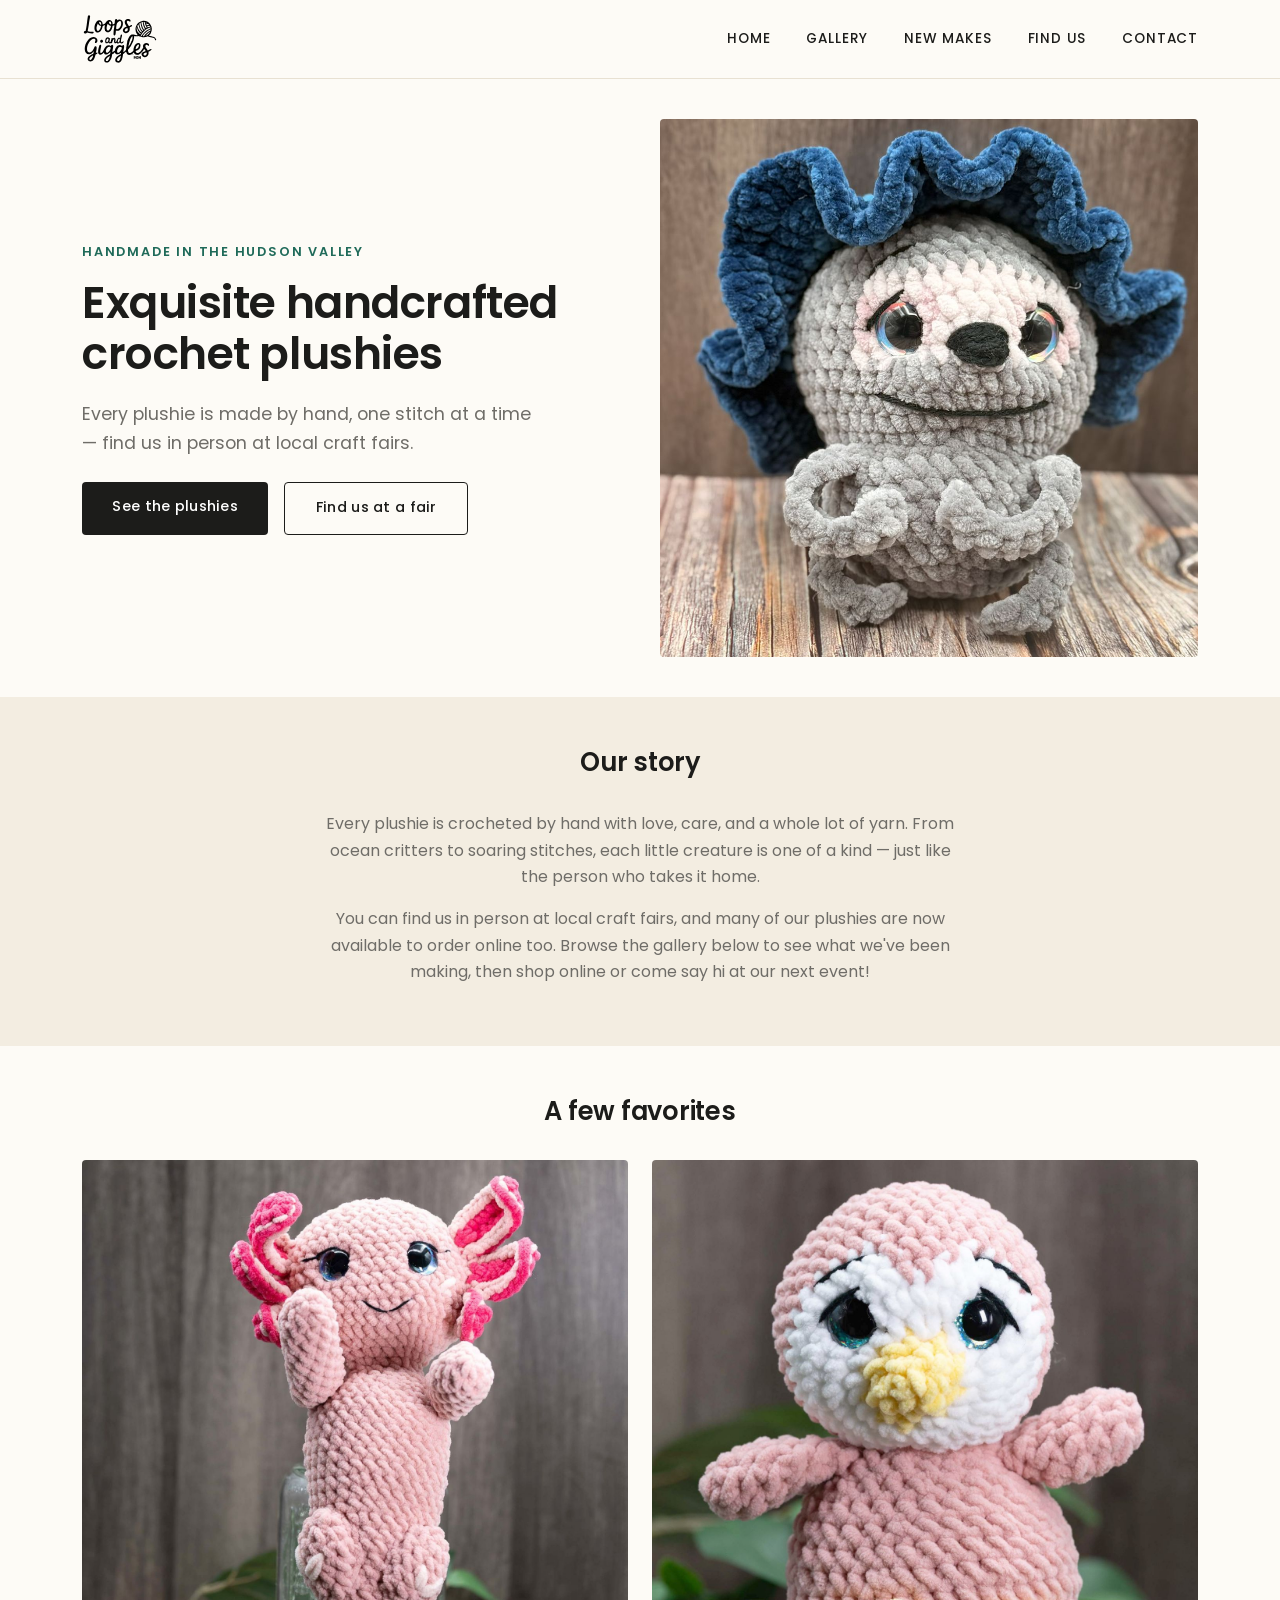
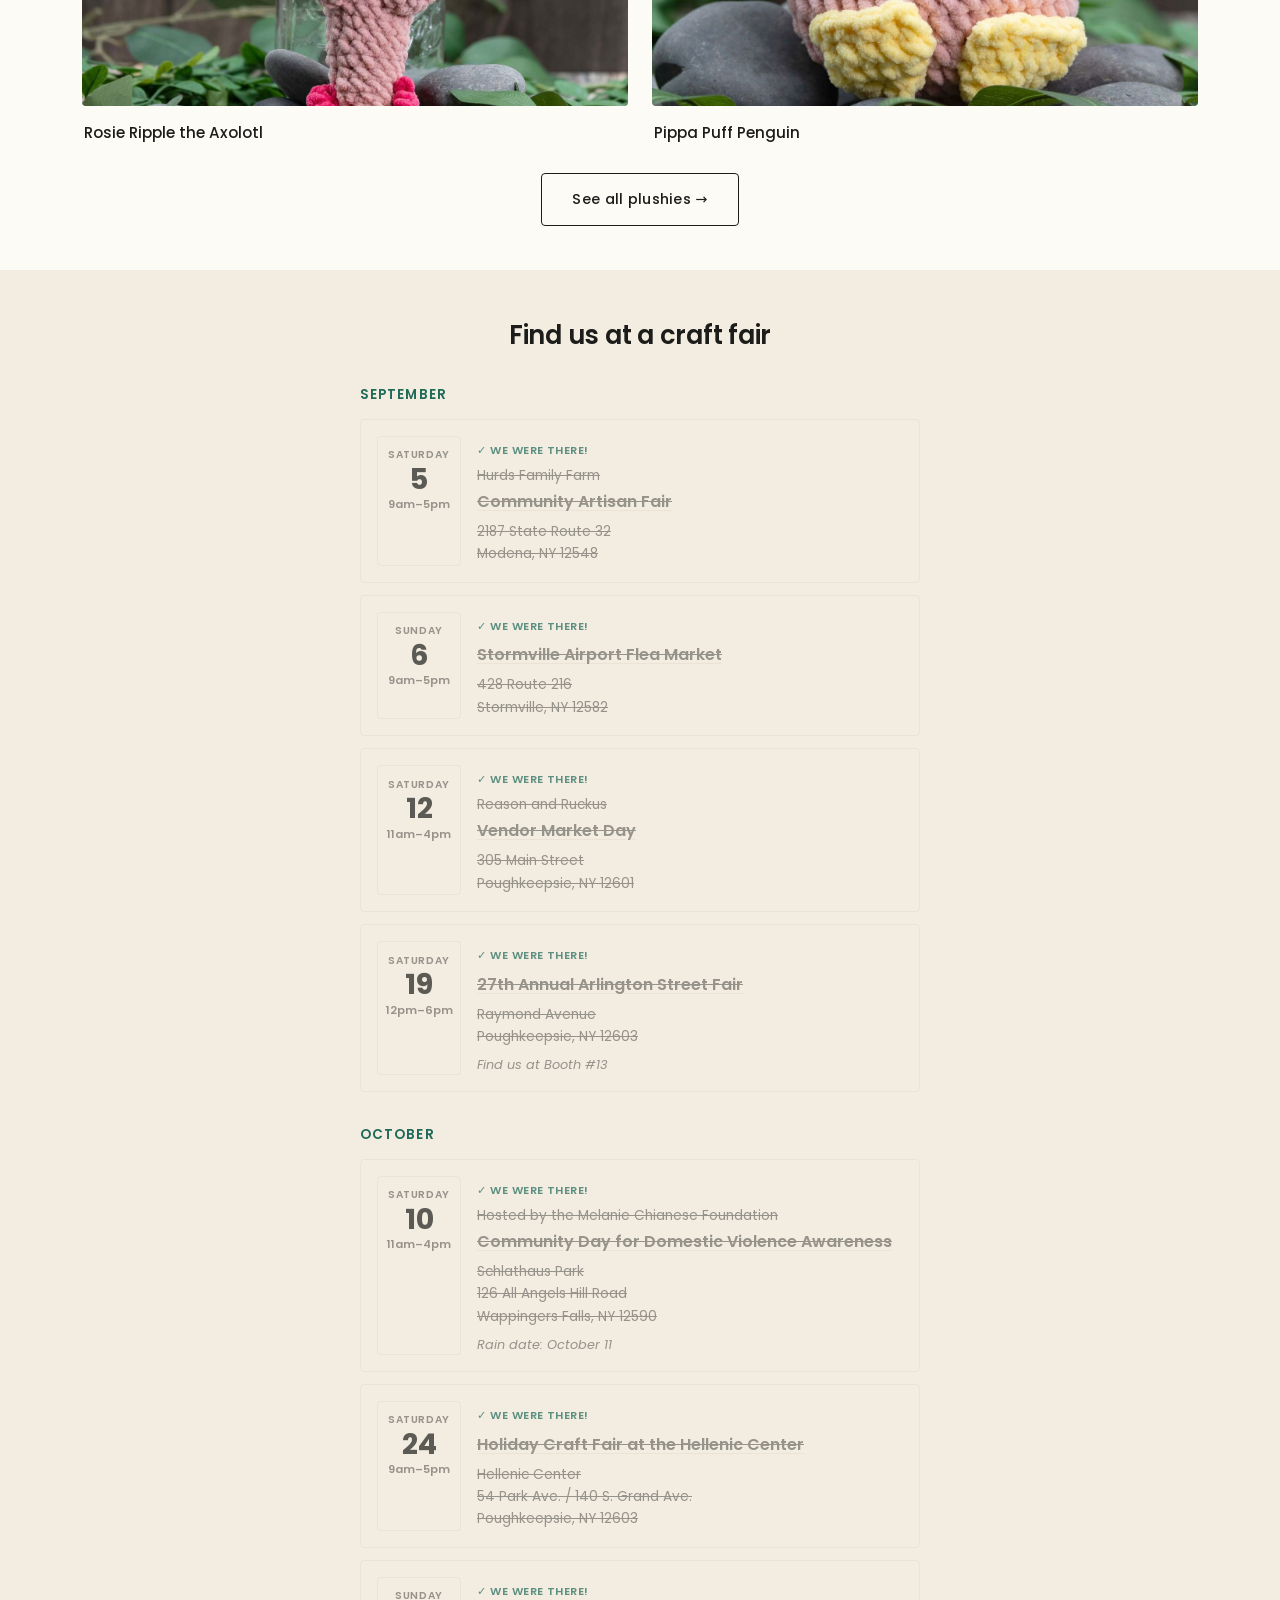
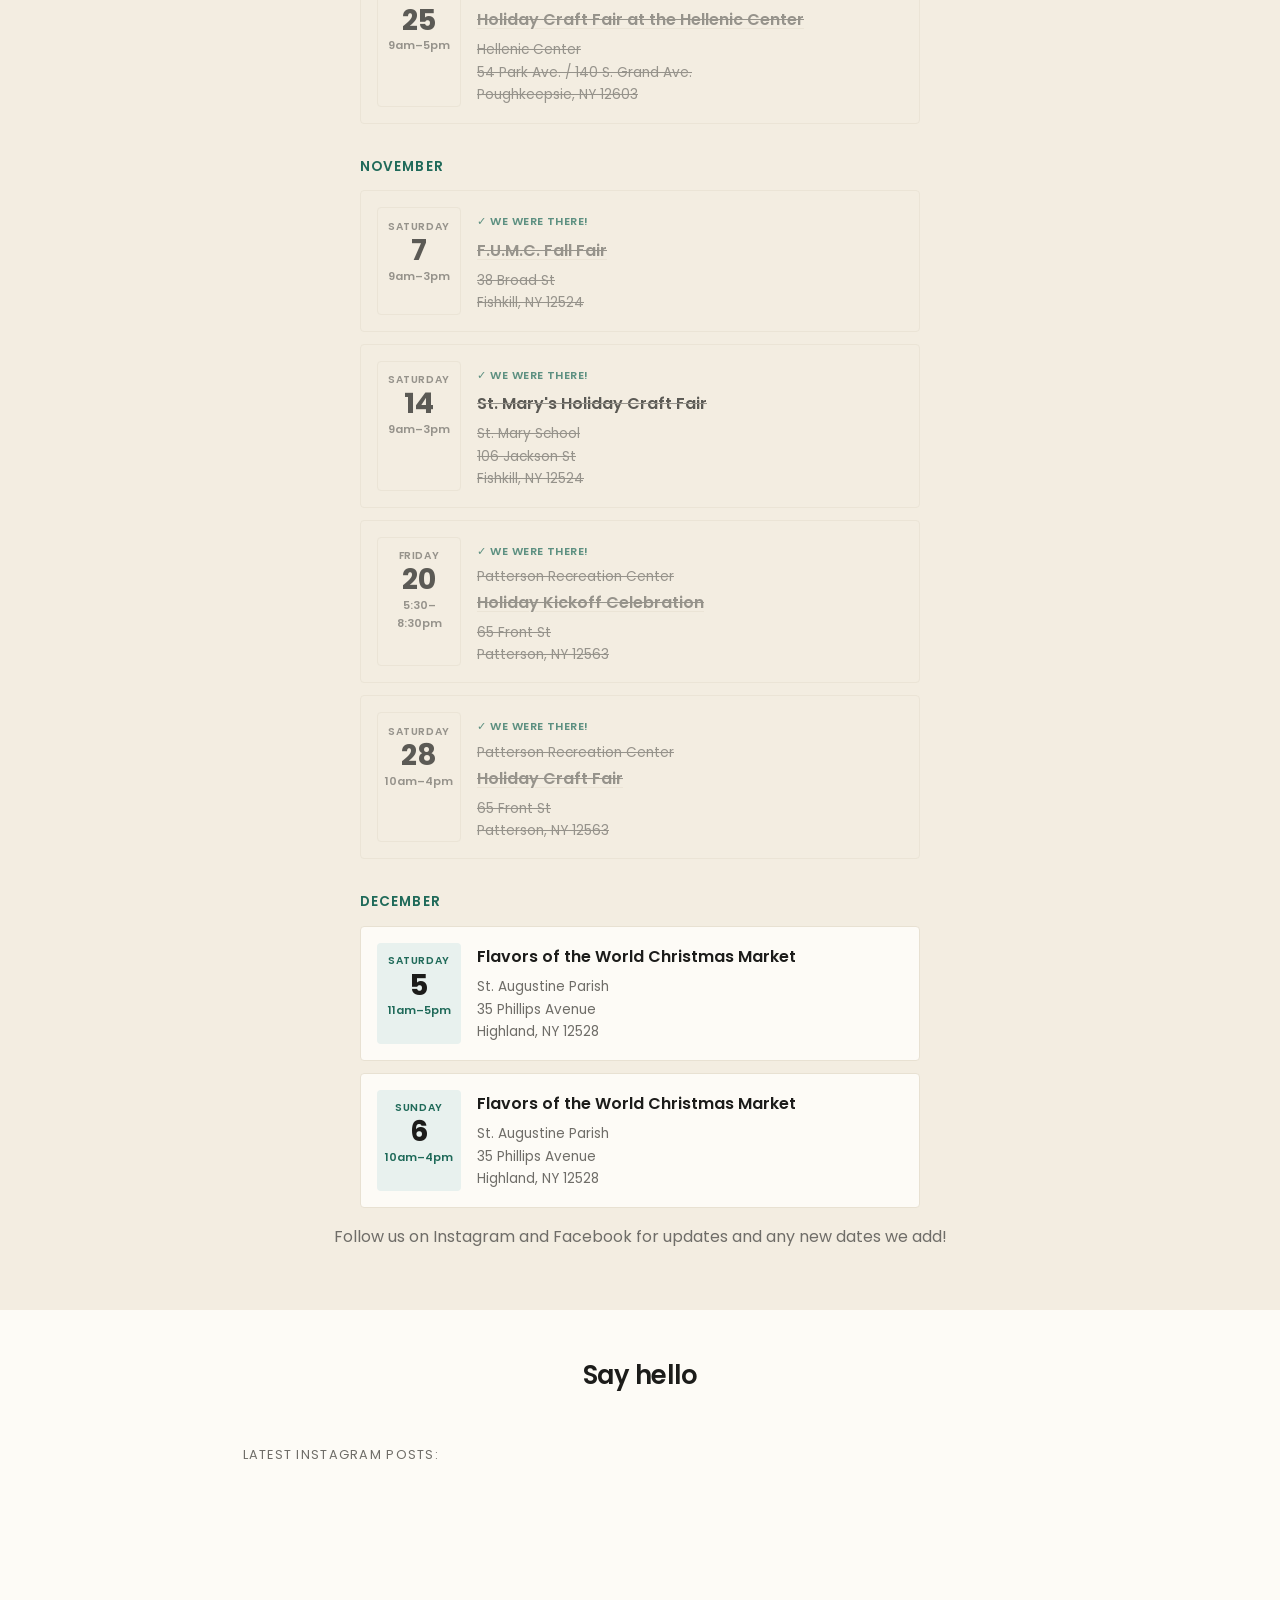
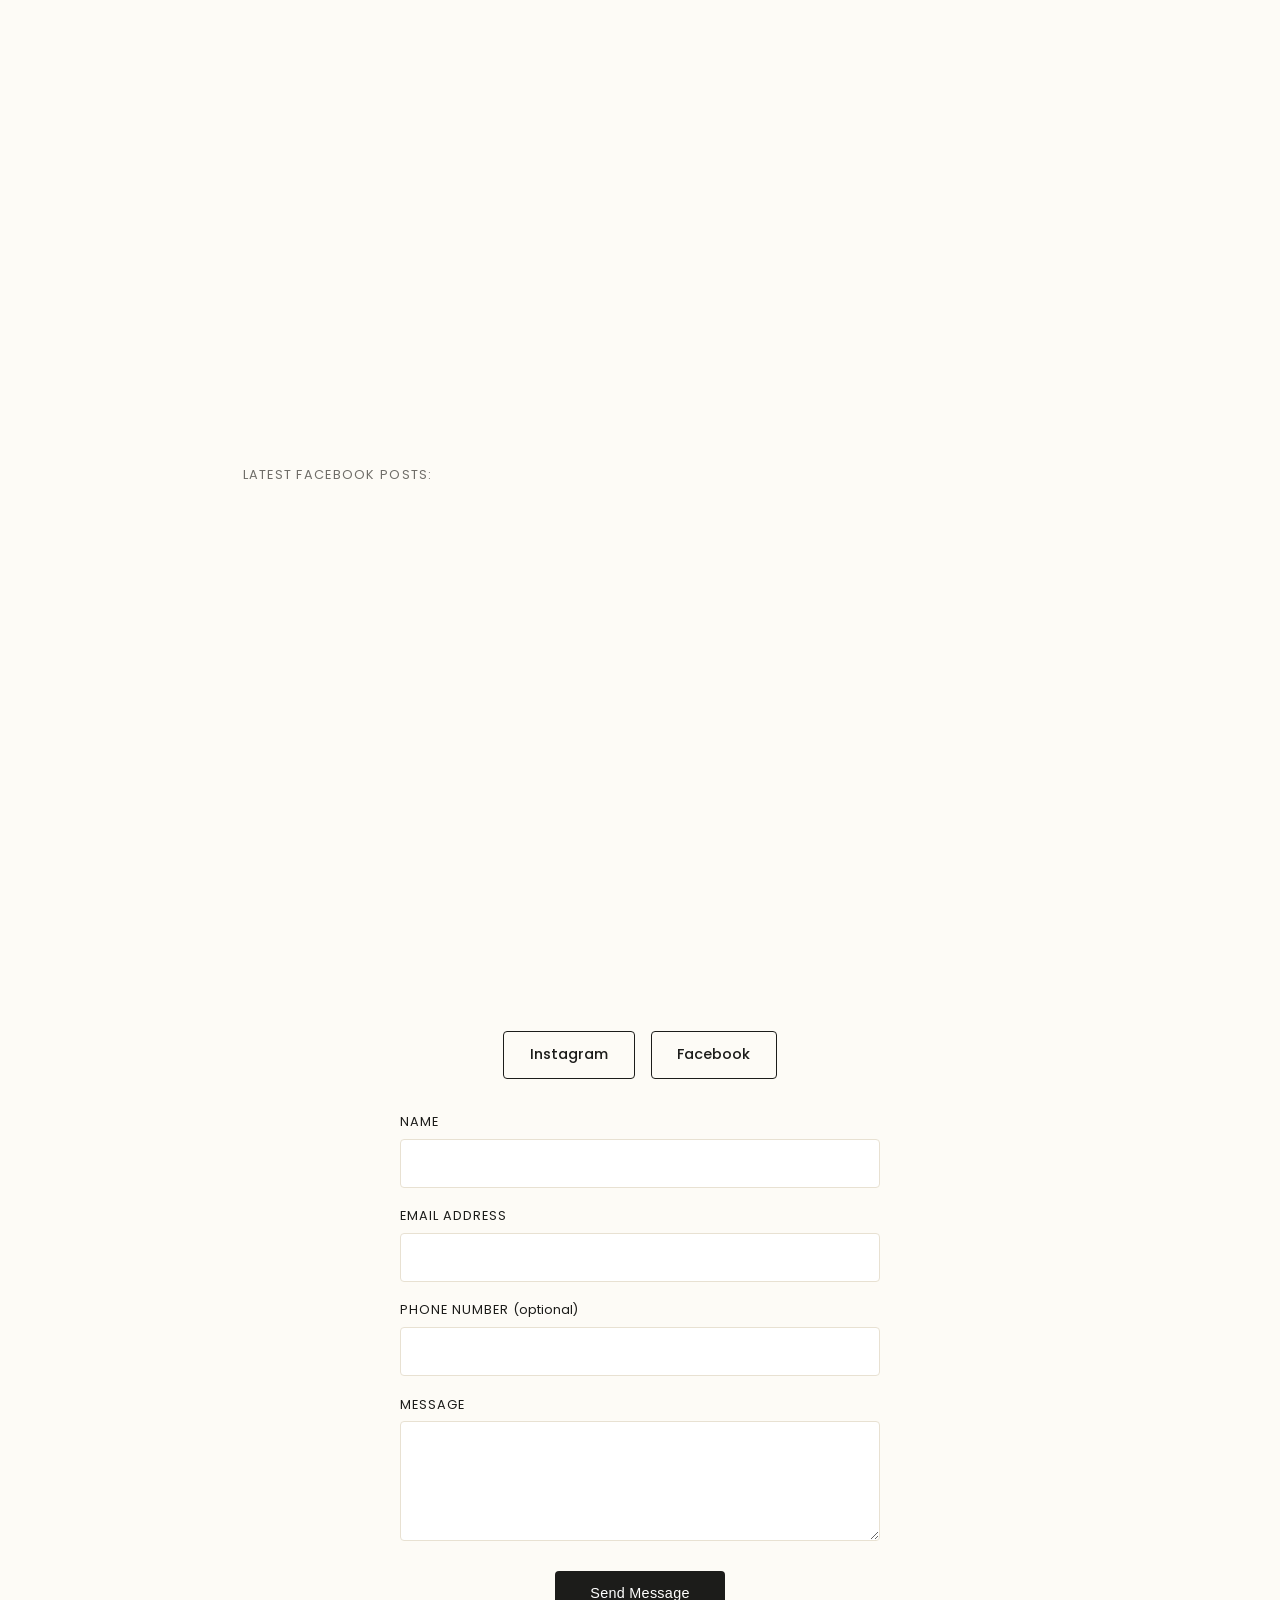
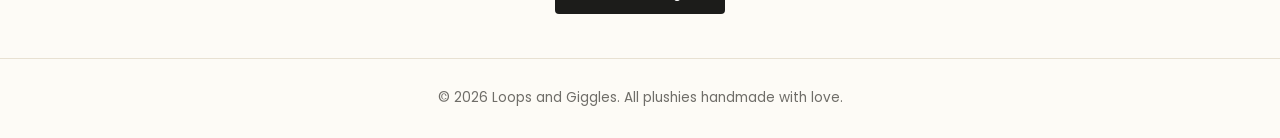
<file: index.html>
<!DOCTYPE html>
<html lang="en">
<head>
<meta charset="UTF-8">
<meta name="viewport" content="width=device-width, initial-scale=1.0">
<title>Loops and Giggles | Handcrafted Crochet Plushies</title>
<meta name="description" content="Exquisite handcrafted crocheted plushies by Loops and Giggles. Find us at local craft fairs!">
<meta property="og:type" content="website">
<meta property="og:site_name" content="Loops and Giggles">
<meta property="og:title" content="Loops and Giggles | Handcrafted Crochet Plushies">
<meta property="og:description" content="Handcrafted crochet plushies, made in the Hudson Valley. Shop online or find us at local craft fairs!">
<meta property="og:url" content="https://loopsandgiggles.com/">
<meta property="og:image" content="https://loopsandgiggles.com/share-preview.jpg">
<meta property="og:image:width" content="1200">
<meta property="og:image:height" content="630">
<meta property="og:image:alt" content="Loops and Giggles logo with four handmade crochet plushies">
<meta name="twitter:card" content="summary_large_image">
<link rel="icon" type="image/svg+xml" href="favicon.svg">
<link rel="preconnect" href="https://fonts.googleapis.com">
<link href="https://fonts.googleapis.com/css2?family=Poppins:wght@400;500;600&display=swap" rel="stylesheet">
<link rel="stylesheet" href="style.css">
</head>
<body>

<header class="site-header">
  <div class="wrap">
    <a class="brand" href="index.html">
      <img src="logo.svg" alt="Loops and Giggles">
    </a>
    <nav class="main-nav">
      <a href="index.html">Home</a>
      <a href="gallery.html">Gallery</a>
      <a href="gallery.html#new-makes">New Makes</a>
      <a href="#fairs">Find Us</a>
      <a href="mailto:maria@loopsandgiggles.com?subject=New%20inquiry%20from%20the%20website&body=Name%3A%0APhone%20number%3A%0AMessage%3A%0A">Contact</a>
    </nav>
  </div>
</header>

<section class="hero">
  <div class="hero-copy">
    <p class="kicker">Handmade in the Hudson Valley</p>
    <h1>Exquisite handcrafted crochet plushies</h1>
    <p class="tagline">Every plushie is made by hand, one stitch at a time &mdash; find us in person at local craft fairs.</p>
    <div class="hero-buttons">
      <a class="btn btn-primary" href="gallery.html">See the plushies</a>
      <a class="btn btn-outline" href="#fairs">Find us at a fair</a>
    </div>
  </div>
  <div class="hero-image">
    <img src="marley-sloth.jpg" alt="Marley the Sloth, a handmade crochet plushie">
  </div>
</section>

<section class="about-section">
  <div class="wrap">
    <h2>Our story</h2>
    <p>Every plushie is crocheted by hand with love, care, and a whole lot of yarn. From ocean critters to soaring stitches, each little creature is one of a kind &mdash; just like the person who takes it home.</p>
    <p>You can find us in person at local craft fairs, and many of our plushies are now available to order online too. Browse the gallery below to see what we've been making, then shop online or come say hi at our next event!</p>
  </div>
</section>

<section class="featured">
  <div class="wrap">
    <h2>A few favorites</h2>
    <div class="gallery-grid">
      <div class="product-card">
        <img loading="lazy" src="rosie-ripple-axolotl.jpg" alt="Rosie Ripple the Axolotl plushie">
        <div class="product-info">
          <h3>Rosie Ripple the Axolotl</h3>
        </div>
      </div>
      <div class="product-card">
        <img loading="lazy" src="pippa-puff-penguin.jpg" alt="Pippa Puff Penguin plushie">
        <div class="product-info">
          <h3>Pippa Puff Penguin</h3>
        </div>
      </div>
    </div>
    <div class="see-all">
      <a class="btn btn-outline" href="gallery.html">See all plushies &rarr;</a>
    </div>
  </div>
</section>

<section class="fairs-section" id="fairs">
  <div class="wrap">
    <h2>Find us at a craft fair</h2>

    <h3 class="fair-month">September</h3>
    <ul class="fair-cal">
      <li class="fair-card" data-date="2026-09-05">
        <div class="fair-badge">
          <span class="fair-weekday">Saturday</span>
          <span class="fair-day">5</span>
          <span class="fair-hours">9am&ndash;5pm</span>
        </div>
        <div class="fair-info">
          <p class="fair-host">Hurds Family Farm</p>
          <p class="fair-title"><a href="https://www.facebook.com/HurdsFamilyFarm" target="_blank" rel="noopener">Community Artisan Fair</a></p>
          <p class="fair-addr">2187 State Route 32<br>Modena, NY 12548</p>
        </div>
      </li>
      <li class="fair-card" data-date="2026-09-06">
        <div class="fair-badge">
          <span class="fair-weekday">Sunday</span>
          <span class="fair-day">6</span>
          <span class="fair-hours">9am&ndash;5pm</span>
        </div>
        <div class="fair-info">
          <p class="fair-title"><a href="https://www.stormvilleairportfleamarkets.com/vendor-equipment-rentals#VendorInfo" target="_blank" rel="noopener">Stormville Airport Flea Market</a></p>
          <p class="fair-addr">428 Route 216<br>Stormville, NY 12582</p>
        </div>
      </li>
      <li class="fair-card" data-date="2026-09-12">
        <div class="fair-badge">
          <span class="fair-weekday">Saturday</span>
          <span class="fair-day">12</span>
          <span class="fair-hours">11am&ndash;4pm</span>
        </div>
        <div class="fair-info">
          <p class="fair-host">Reason and Ruckus</p>
          <p class="fair-title"><a href="https://www.instagram.com/reasonandruckus" target="_blank" rel="noopener">Vendor Market Day</a></p>
          <p class="fair-addr">305 Main Street<br>Poughkeepsie, NY 12601</p>
        </div>
      </li>
      <li class="fair-card" data-date="2026-09-19">
        <div class="fair-badge">
          <span class="fair-weekday">Saturday</span>
          <span class="fair-day">19</span>
          <span class="fair-hours">12pm&ndash;6pm</span>
        </div>
        <div class="fair-info">
          <p class="fair-title"><a href="https://www.facebook.com/photo/?fbid=1052966620825134&amp;set=pb.100083354168528.-2207520000" target="_blank" rel="noopener">27th Annual Arlington Street Fair</a></p>
          <p class="fair-addr">Raymond Avenue<br>Poughkeepsie, NY 12603</p>
          <p class="fair-note">Find us at Booth #13</p>
        </div>
      </li>
    </ul>

    <h3 class="fair-month">October</h3>
    <ul class="fair-cal">
      <li class="fair-card" data-date="2026-10-10" data-end-date="2026-10-11">
        <div class="fair-badge">
          <span class="fair-weekday">Saturday</span>
          <span class="fair-day">10</span>
          <span class="fair-hours">11am&ndash;4pm</span>
        </div>
        <div class="fair-info">
          <p class="fair-host">Hosted by the Melanie Chianese Foundation</p>
          <p class="fair-title"><a href="https://www.facebook.com/groups/1134507174062706/media" target="_blank" rel="noopener">Community Day for Domestic Violence Awareness</a></p>
          <p class="fair-addr">Schlathaus Park<br>126 All Angels Hill Road<br>Wappingers Falls, NY 12590</p>
          <p class="fair-note">Rain date: October 11</p>
        </div>
      </li>
      <li class="fair-card" data-date="2026-10-24">
        <div class="fair-badge">
          <span class="fair-weekday">Saturday</span>
          <span class="fair-day">24</span>
          <span class="fair-hours">9am&ndash;5pm</span>
        </div>
        <div class="fair-info">
          <p class="fair-title"><a href="https://www.facebook.com/pkgreekfestival" target="_blank" rel="noopener">Holiday Craft Fair at the Hellenic Center</a></p>
          <p class="fair-addr">Hellenic Center<br>54 Park Ave. / 140 S. Grand Ave.<br>Poughkeepsie, NY 12603</p>
        </div>
      </li>
      <li class="fair-card" data-date="2026-10-25">
        <div class="fair-badge">
          <span class="fair-weekday">Sunday</span>
          <span class="fair-day">25</span>
          <span class="fair-hours">9am&ndash;5pm</span>
        </div>
        <div class="fair-info">
          <p class="fair-title"><a href="https://www.facebook.com/pkgreekfestival" target="_blank" rel="noopener">Holiday Craft Fair at the Hellenic Center</a></p>
          <p class="fair-addr">Hellenic Center<br>54 Park Ave. / 140 S. Grand Ave.<br>Poughkeepsie, NY 12603</p>
        </div>
      </li>
    </ul>

    <h3 class="fair-month">November</h3>
    <ul class="fair-cal">
      <li class="fair-card" data-date="2026-11-07">
        <div class="fair-badge">
          <span class="fair-weekday">Saturday</span>
          <span class="fair-day">7</span>
          <span class="fair-hours">9am&ndash;3pm</span>
        </div>
        <div class="fair-info">
          <p class="fair-title"><a href="https://www.facebook.com/FishkillUMC" target="_blank" rel="noopener">F.U.M.C. Fall Fair</a></p>
          <p class="fair-addr">38 Broad St<br>Fishkill, NY 12524</p>
        </div>
      </li>
      <li class="fair-card" data-date="2026-11-14">
        <div class="fair-badge">
          <span class="fair-weekday">Saturday</span>
          <span class="fair-day">14</span>
          <span class="fair-hours">9am&ndash;3pm</span>
        </div>
        <div class="fair-info">
          <p class="fair-title">St. Mary's Holiday Craft Fair</p>
          <p class="fair-addr">St. Mary School<br>106 Jackson St<br>Fishkill, NY 12524</p>
        </div>
      </li>
      <li class="fair-card" data-date="2026-11-20">
        <div class="fair-badge">
          <span class="fair-weekday">Friday</span>
          <span class="fair-day">20</span>
          <span class="fair-hours">5:30&ndash;8:30pm</span>
        </div>
        <div class="fair-info">
          <p class="fair-host">Patterson Recreation Center</p>
          <p class="fair-title"><a href="https://www.facebook.com/profile.php?id=100057371863243" target="_blank" rel="noopener">Holiday Kickoff Celebration</a></p>
          <p class="fair-addr">65 Front St<br>Patterson, NY 12563</p>
        </div>
      </li>
      <li class="fair-card" data-date="2026-11-28">
        <div class="fair-badge">
          <span class="fair-weekday">Saturday</span>
          <span class="fair-day">28</span>
          <span class="fair-hours">10am&ndash;4pm</span>
        </div>
        <div class="fair-info">
          <p class="fair-host">Patterson Recreation Center</p>
          <p class="fair-title"><a href="https://www.facebook.com/profile.php?id=100057371863243" target="_blank" rel="noopener">Holiday Craft Fair</a></p>
          <p class="fair-addr">65 Front St<br>Patterson, NY 12563</p>
        </div>
      </li>
    </ul>

    <h3 class="fair-month">December</h3>
    <ul class="fair-cal">
      <li class="fair-card" data-date="2026-12-05">
        <div class="fair-badge">
          <span class="fair-weekday">Saturday</span>
          <span class="fair-day">5</span>
          <span class="fair-hours">11am&ndash;5pm</span>
        </div>
        <div class="fair-info">
          <p class="fair-title">Flavors of the World Christmas Market</p>
          <p class="fair-addr">St. Augustine Parish<br>35 Phillips Avenue<br>Highland, NY 12528</p>
        </div>
      </li>
      <li class="fair-card" data-date="2026-12-06">
        <div class="fair-badge">
          <span class="fair-weekday">Sunday</span>
          <span class="fair-day">6</span>
          <span class="fair-hours">10am&ndash;4pm</span>
        </div>
        <div class="fair-info">
          <p class="fair-title">Flavors of the World Christmas Market</p>
          <p class="fair-addr">St. Augustine Parish<br>35 Phillips Avenue<br>Highland, NY 12528</p>
        </div>
      </li>
    </ul>

    <p style="text-align:center; color: var(--ink-soft);">Follow us on Instagram and Facebook for updates and any new dates we add!</p>
  </div>
</section>

<section class="social-section" id="connect">
  <div class="wrap">
    <h2>Say hello</h2>

    <div class="social-embed">
      <p class="social-embed-label">Latest Instagram posts:</p>
      <!-- SnapWidget -->
      <iframe src="https://snapwidget.com/embed/1127441" class="snapwidget-widget" allowtransparency="true" frameborder="0" scrolling="no" style="border:none; overflow:hidden; width:795px; max-width:100%; height:530px" title="Posts from Instagram"></iframe>
    </div>

    <div class="social-embed">
      <p class="social-embed-label">Latest Facebook posts:</p>
      <!-- SnapWidget -->
      <iframe src="https://snapwidget.com/embed/1127442" class="snapwidget-widget" allowtransparency="true" frameborder="0" scrolling="no" style="border:none; overflow:hidden; width:765px; max-width:100%; height:510px" title="Posts from Facebook"></iframe>
    </div>

    <div class="social-links">
      <a href="https://www.instagram.com/loopsandgigglesmdh" target="_blank" rel="noopener">Instagram</a>
      <a href="https://www.facebook.com/profile.php?id=61578956507946" target="_blank" rel="noopener">Facebook</a>
    </div>

    <form class="contact-form" id="contact-form" action="https://formspree.io/f/mrpgjpve" method="POST">
      <input type="hidden" name="_subject" value="New inquiry from the Loops and Giggles website">
      <div>
        <label for="name">Name</label>
        <input type="text" id="name" name="name" required>
      </div>
      <div>
        <label for="email">Email address</label>
        <input type="email" id="email" name="email" required>
      </div>
      <div>
        <label for="phone">Phone number <span style="text-transform:none; letter-spacing:normal; font-weight:400;">(optional)</span></label>
        <input type="tel" id="phone" name="phone">
      </div>
      <div>
        <label for="message">Message</label>
        <textarea id="message" name="message" required></textarea>
      </div>
      <button type="submit">Send Message</button>
    </form>
    <p id="contact-form-success" style="display:none; text-align:center; margin-top: 1.5rem; color: var(--accent); font-weight: 500;">Thanks! Your message has been sent &mdash; we'll get back to you soon.</p>
    <p id="contact-form-error" style="display:none; text-align:center; margin-top: 1.5rem; color: #b00020;">Something went wrong. Please try again, or email us directly.</p>
  </div>
</section>

<footer>
  <div class="wrap">
    &copy; <span id="year"></span> Loops and Giggles. All plushies handmade with love.
  </div>
</footer>

<script>document.getElementById('year').textContent = new Date().getFullYear();</script>
<script>
(function () {
  const today = new Date();
  today.setHours(0, 0, 0, 0);
  document.querySelectorAll('.fair-card[data-date]').forEach(function (card) {
    const dateStr = card.dataset.endDate || card.dataset.date;
    const fairDate = new Date(dateStr + 'T00:00:00');
    if (fairDate < today) {
      card.classList.add('is-past');
      const badge = document.createElement('p');
      badge.className = 'fair-past-badge';
      badge.textContent = '✓ We were there!';
      card.querySelector('.fair-info').prepend(badge);
    }
  });
})();
</script>
<script>
const contactForm = document.getElementById('contact-form');
if (contactForm) {
  contactForm.addEventListener('submit', function (e) {
    e.preventDefault();
    const successMsg = document.getElementById('contact-form-success');
    const errorMsg = document.getElementById('contact-form-error');
    successMsg.style.display = 'none';
    errorMsg.style.display = 'none';
    const submitBtn = contactForm.querySelector('button[type="submit"]');
    submitBtn.disabled = true;
    fetch(contactForm.action, {
      method: 'POST',
      body: new FormData(contactForm),
      headers: { 'Accept': 'application/json' }
    }).then(function (response) {
      submitBtn.disabled = false;
      if (response.ok) {
        contactForm.reset();
        contactForm.style.display = 'none';
        successMsg.style.display = 'block';
      } else {
        errorMsg.style.display = 'block';
      }
    }).catch(function () {
      submitBtn.disabled = false;
      errorMsg.style.display = 'block';
    });
  });
}
</script>
<!-- Cloudflare Web Analytics --><script type='module' src='https://static.cloudflareinsights.com/beacon.min.js' data-cf-beacon='{"token": "1ebed4bbeed543a4a040f921b65e6b70"}'></script><!-- End Cloudflare Web Analytics -->
</body>
</html>
</file>
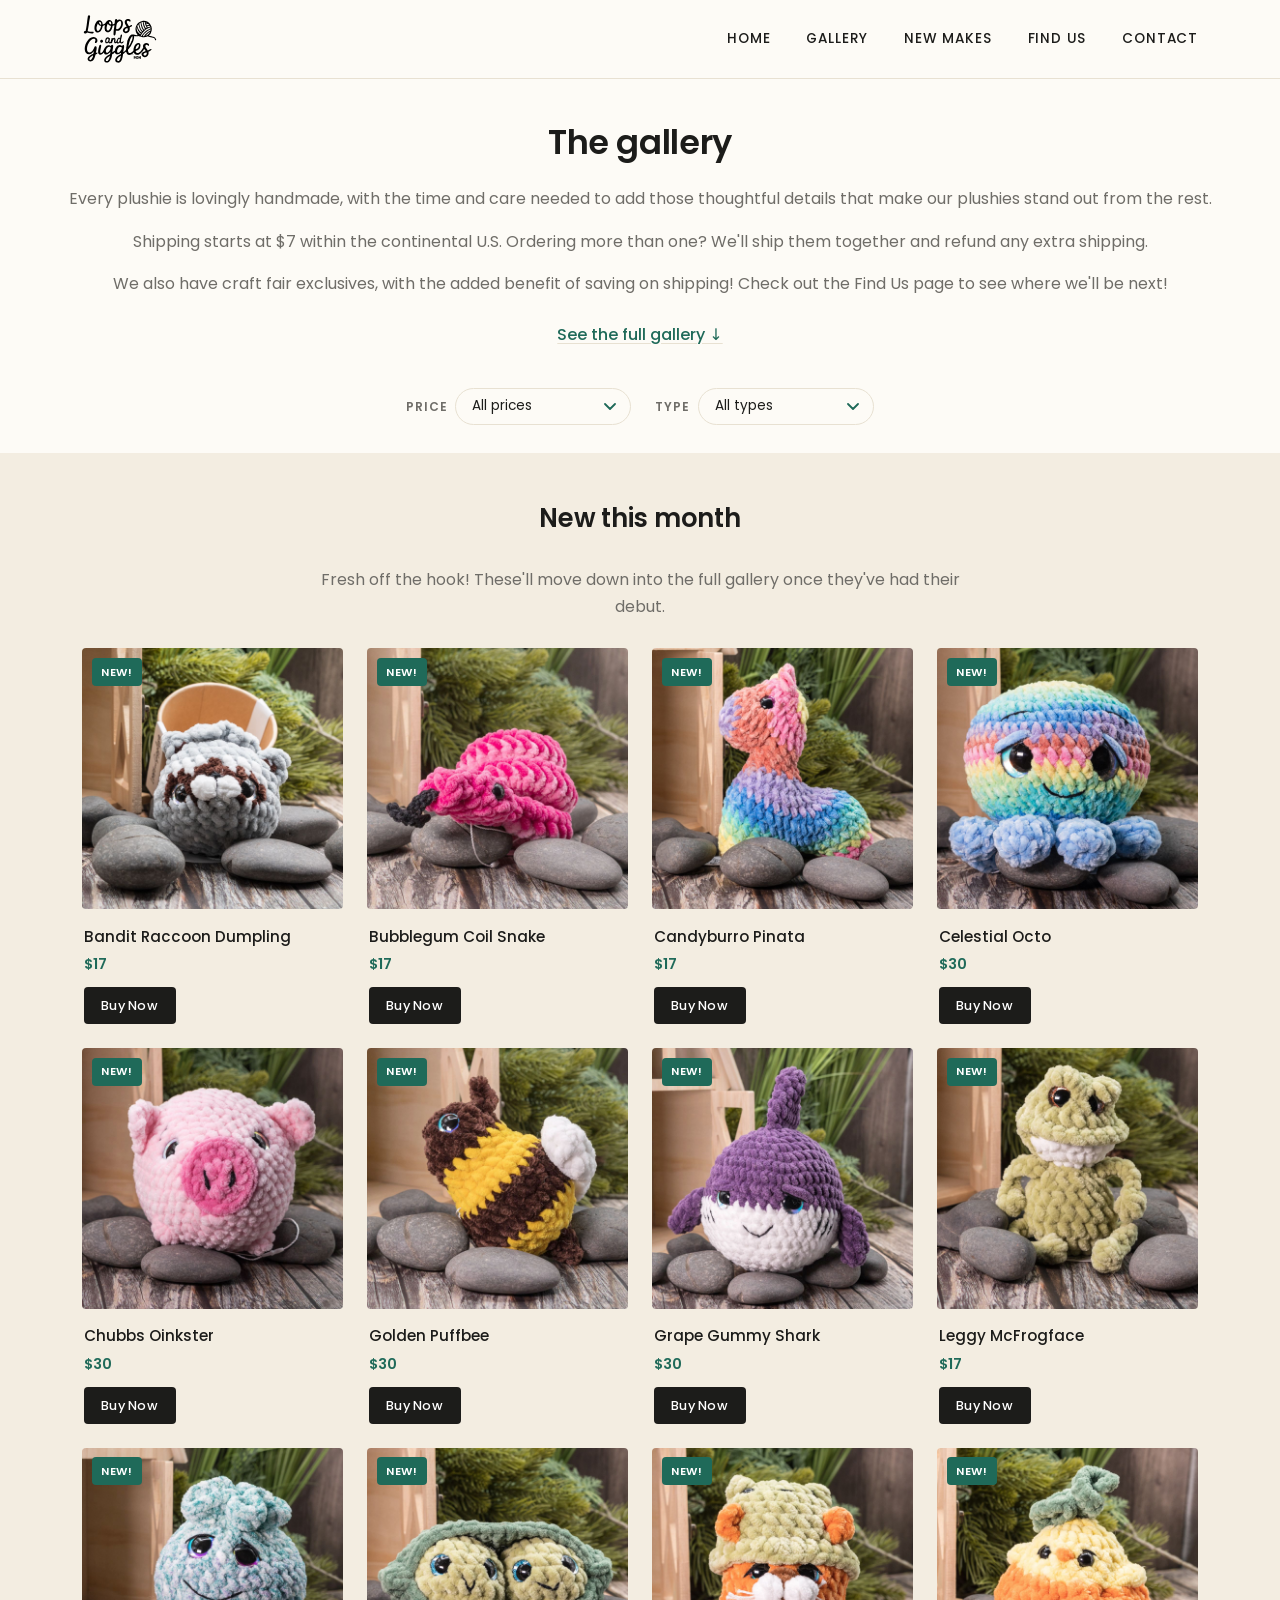
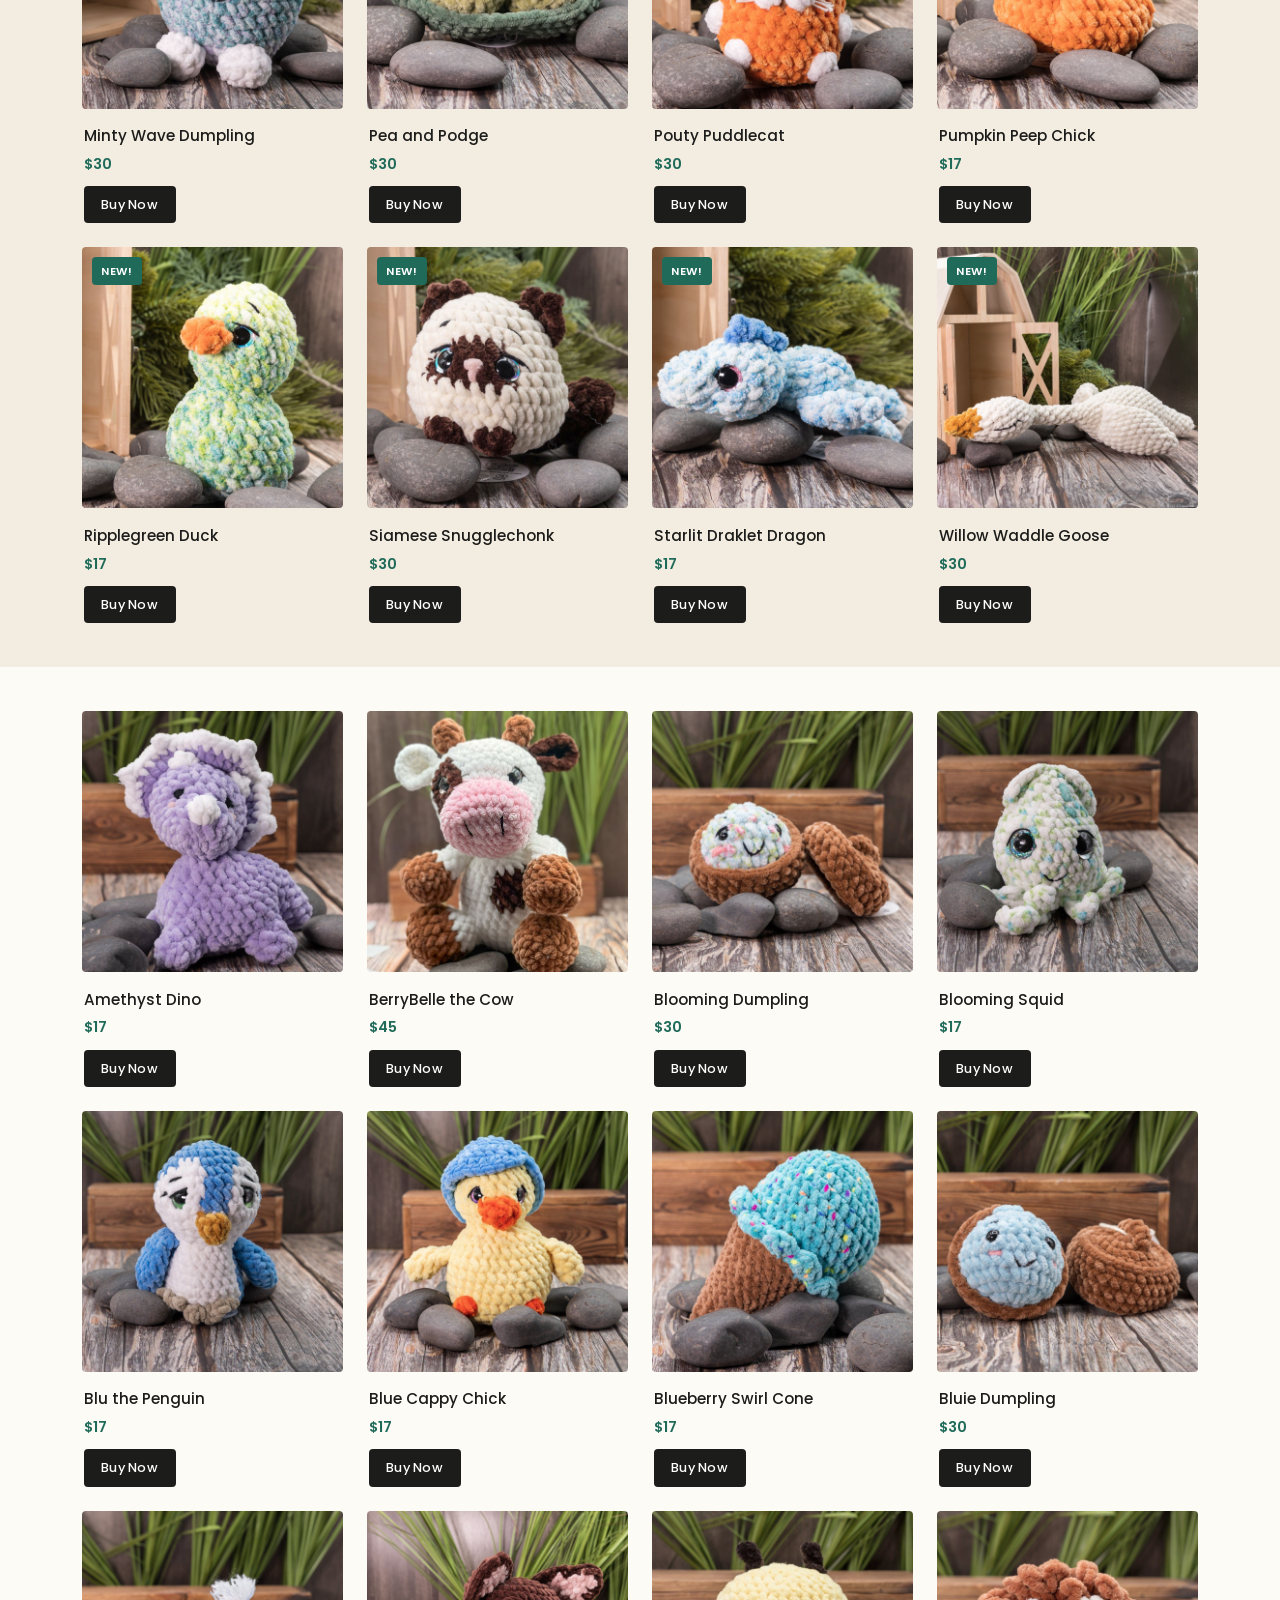
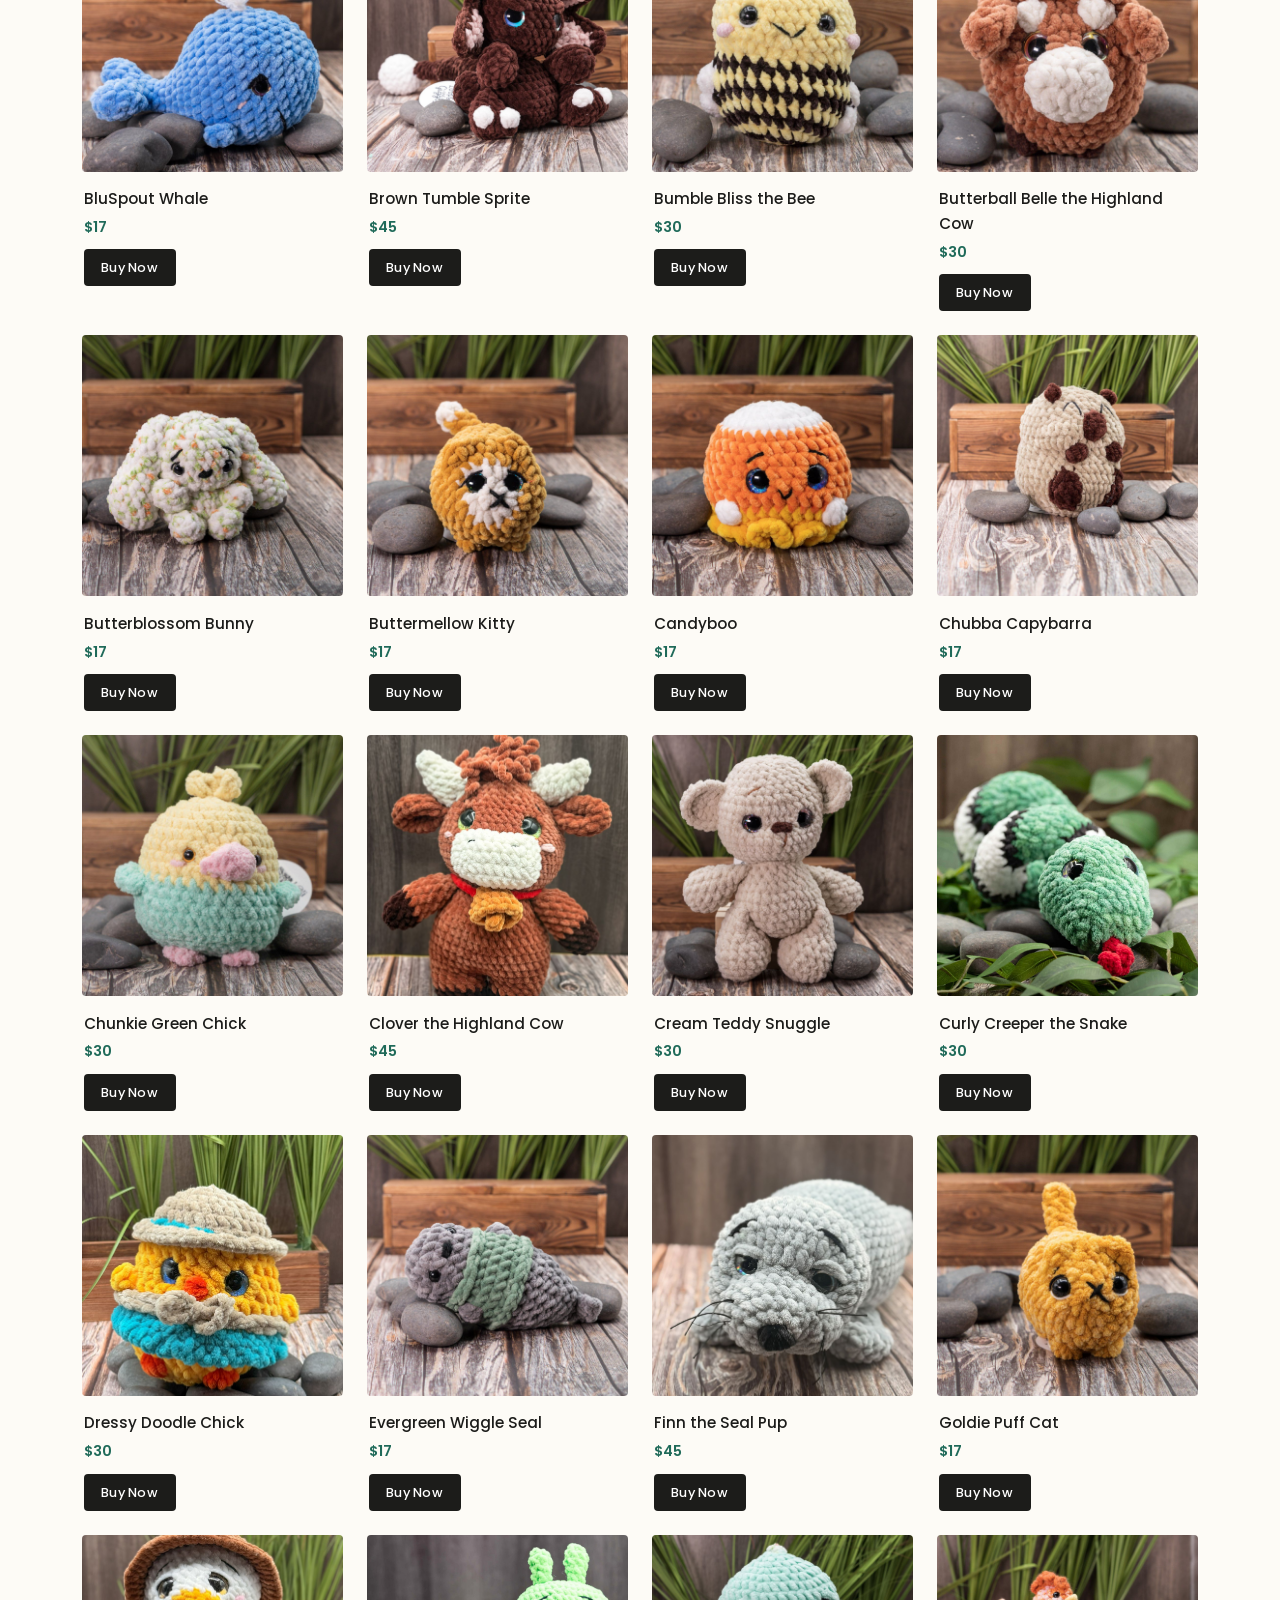
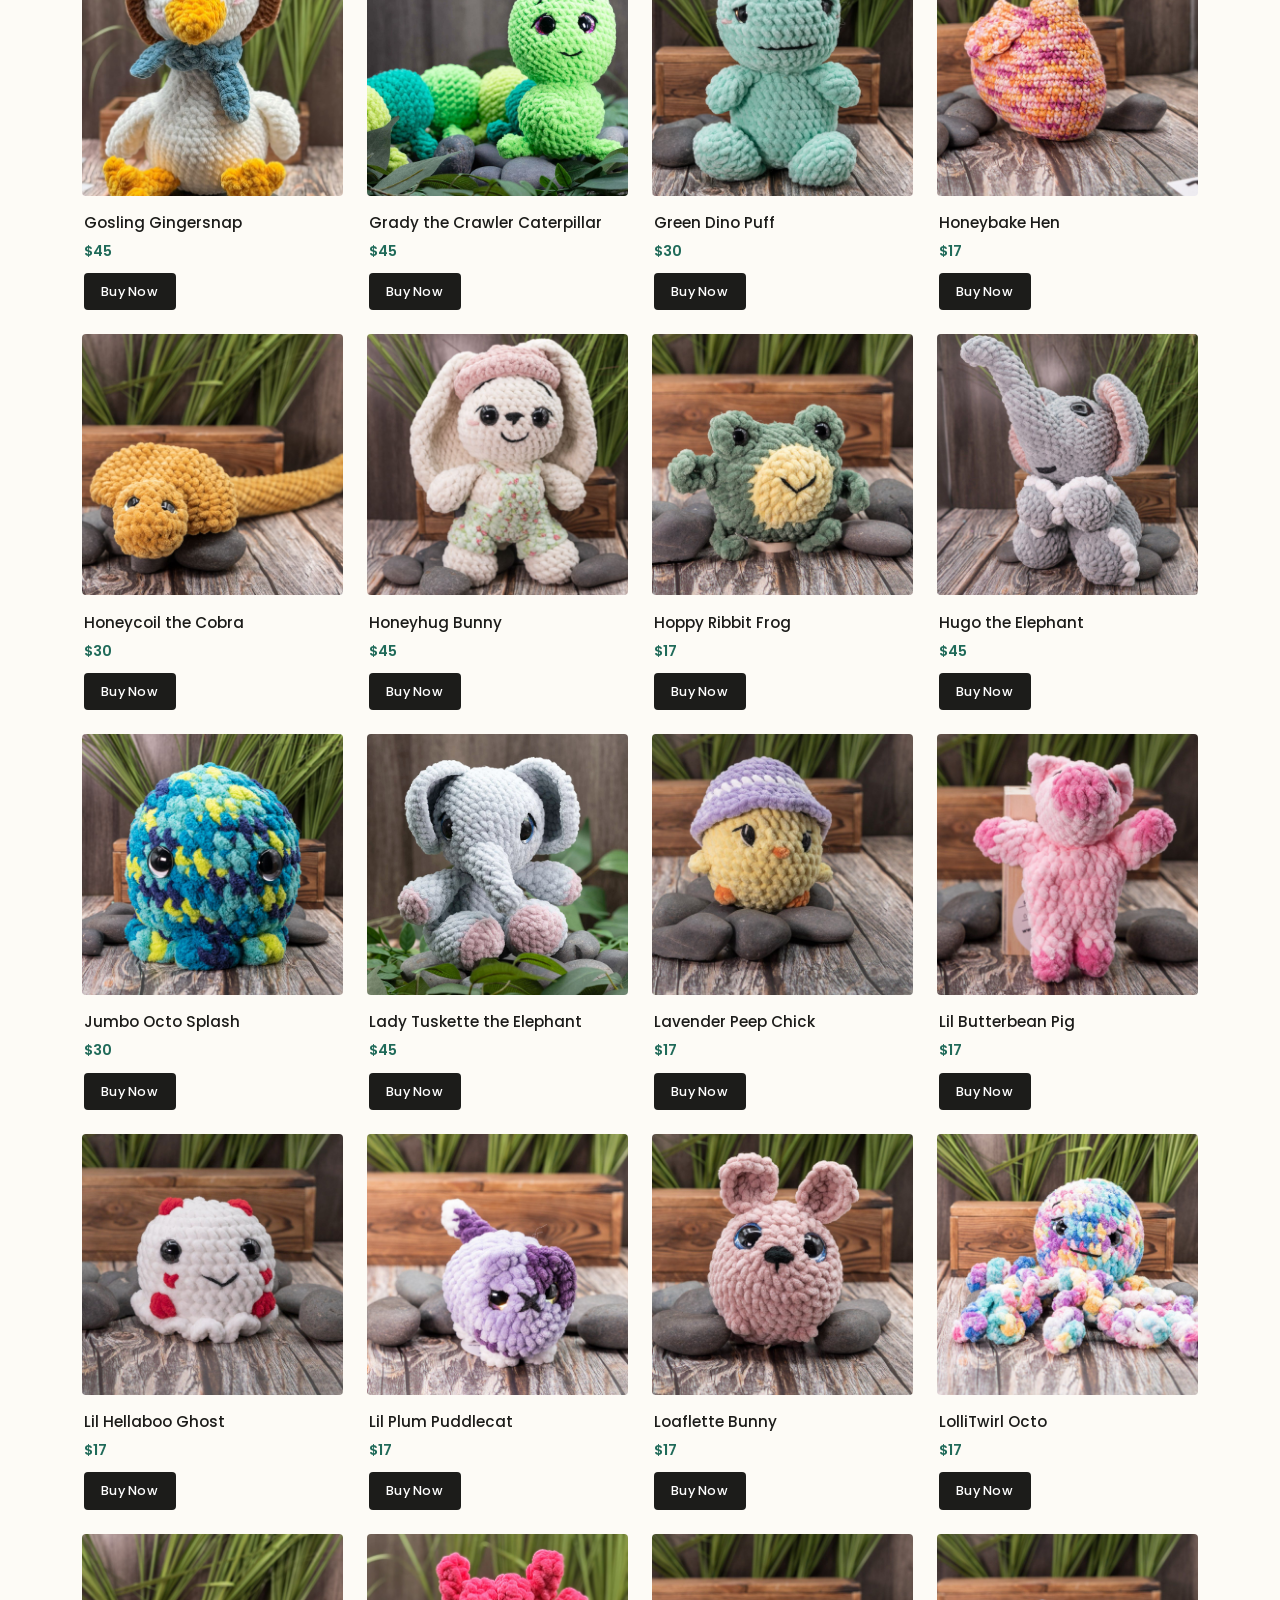
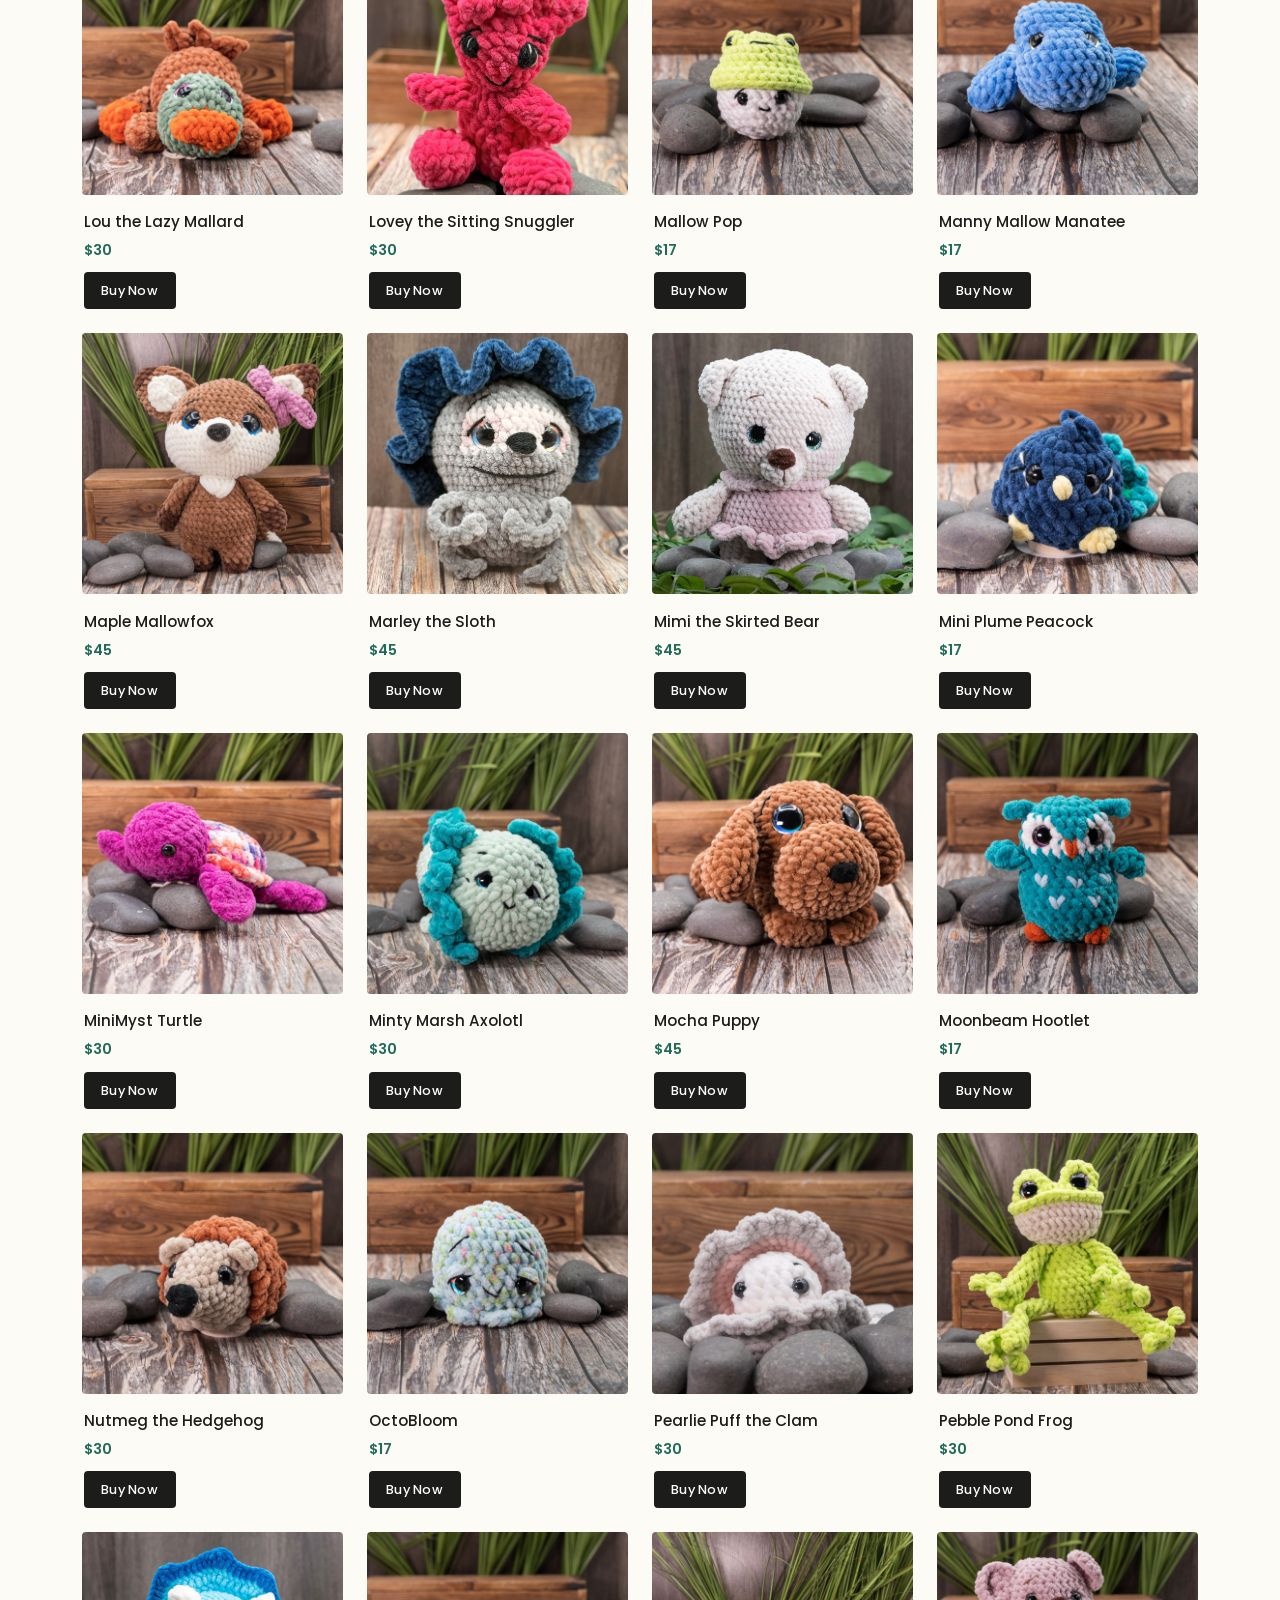
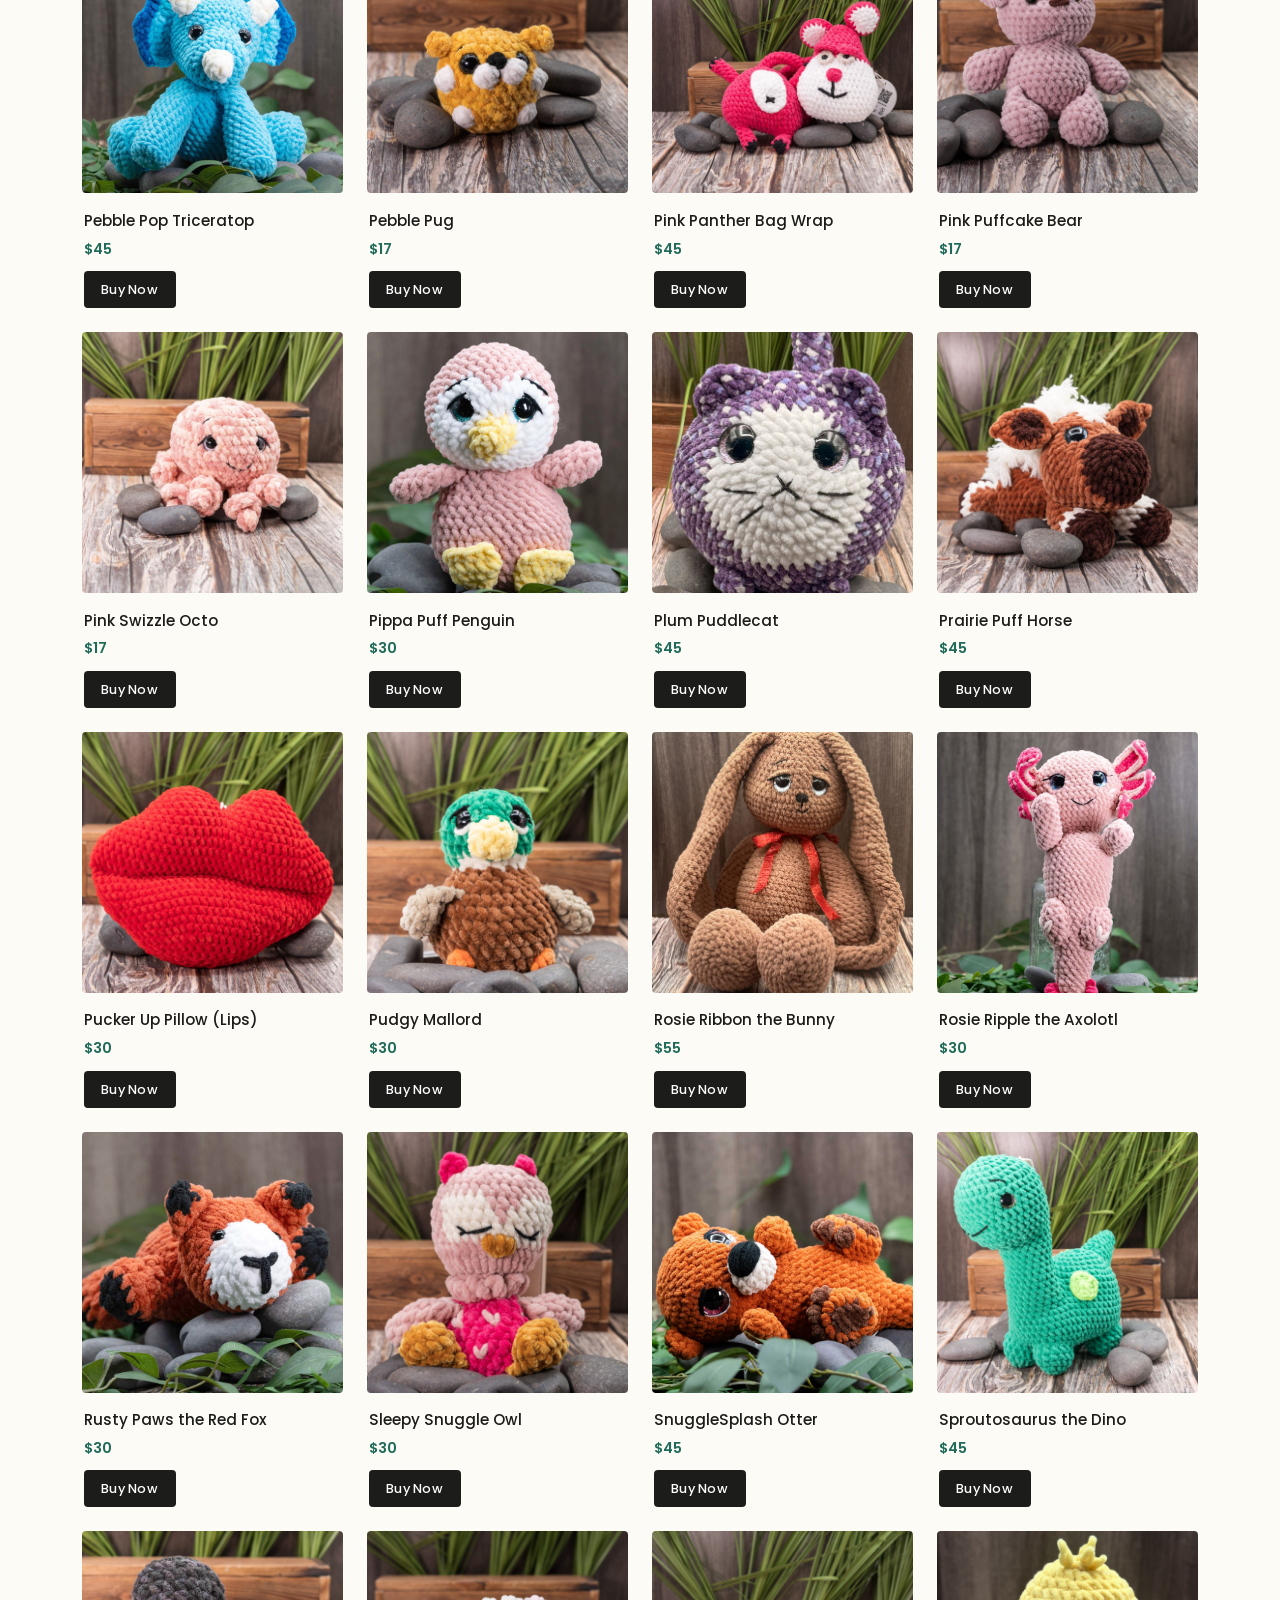
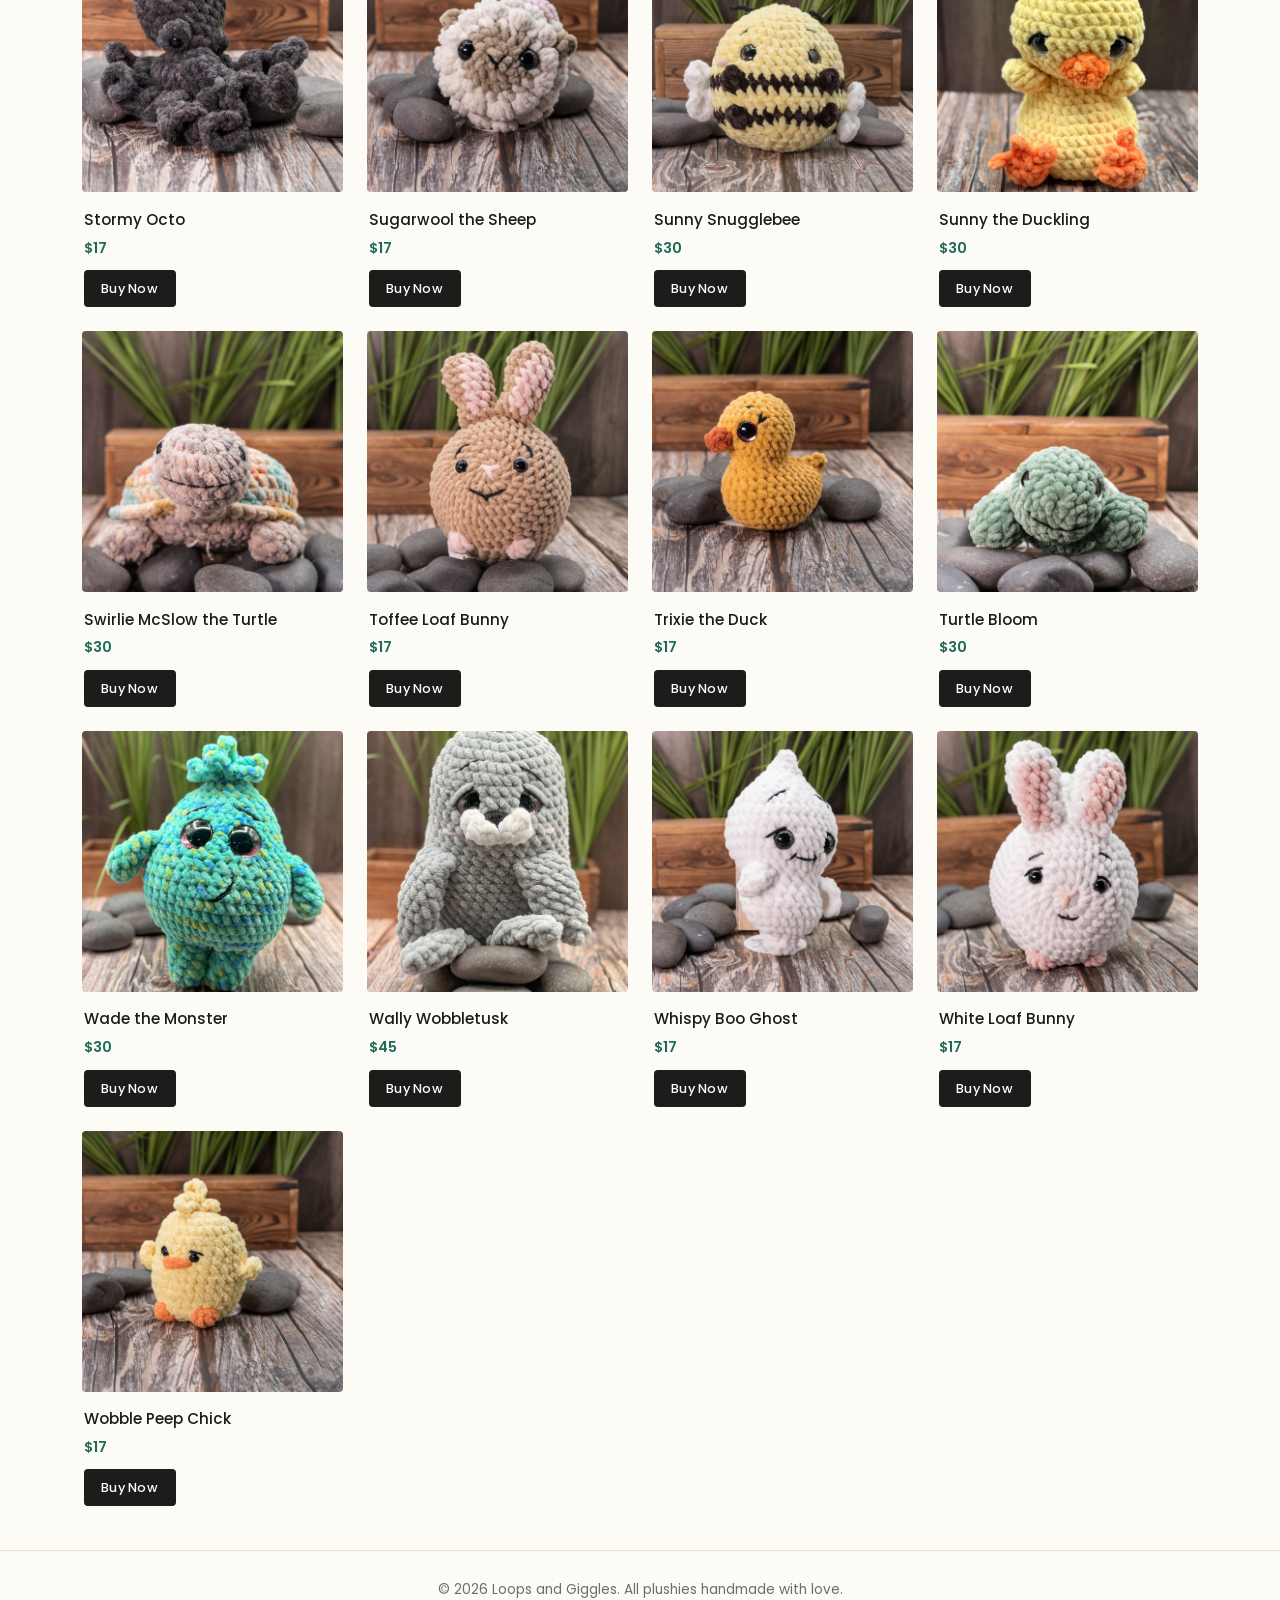
<file: gallery.html>
<!DOCTYPE html>
<html lang="en">
<head>
<meta charset="UTF-8">
<meta name="viewport" content="width=device-width, initial-scale=1.0">
<title>Gallery | Loops and Giggles</title>
<meta name="description" content="Browse all handcrafted crochet plushies from Loops and Giggles.">
<meta property="og:type" content="website">
<meta property="og:site_name" content="Loops and Giggles">
<meta property="og:title" content="Gallery | Loops and Giggles">
<meta property="og:description" content="Browse all of our handcrafted crochet plushies, and order your favorites online.">
<meta property="og:url" content="https://loopsandgiggles.com/gallery.html">
<meta property="og:image" content="https://loopsandgiggles.com/share-preview.jpg">
<meta property="og:image:width" content="1200">
<meta property="og:image:height" content="630">
<meta property="og:image:alt" content="Loops and Giggles logo with four handmade crochet plushies">
<meta name="twitter:card" content="summary_large_image">
<link rel="icon" type="image/svg+xml" href="favicon.svg">
<link rel="preconnect" href="https://fonts.googleapis.com">
<link href="https://fonts.googleapis.com/css2?family=Poppins:wght@400;500;600&display=swap" rel="stylesheet">
<link rel="stylesheet" href="style.css?v=20260925b">
</head>
<body>

<header class="site-header">
  <div class="wrap">
    <a class="brand" href="index.html">
      <img src="logo.svg" alt="Loops and Giggles">
    </a>
    <nav class="main-nav">
      <a href="index.html">Home</a>
      <a href="gallery.html">Gallery</a>
      <a href="#new-makes">New Makes</a>
      <a href="index.html#fairs">Find Us</a>
      <a href="mailto:maria@loopsandgiggles.com?subject=New%20inquiry%20from%20the%20website&body=Name%3A%0APhone%20number%3A%0AMessage%3A%0A">Contact</a>
    </nav>
  </div>
</header>

<div class="page-title">
  <h1>The gallery</h1>
  <p>Every plushie is lovingly handmade, with the time and care needed to add those thoughtful details that make our plushies stand out from the rest.</p>
  <p>Shipping starts at $7 within the continental U.S. Ordering more than one? We'll ship them together and refund any extra shipping.</p>
  <p>We also have craft fair exclusives, with the added benefit of saving on shipping! Check out the <a href="index.html#fairs">Find Us</a> page to see where we'll be next!</p>
  <p><a href="#full-gallery" class="new-makes-link">See the full gallery &darr;</a></p>
</div>

<div class="gallery-filters" id="gallery-filters">
  <div class="filter-selects">
    <label class="filter-field">
      <span class="filter-label">Price</span>
      <select id="filter-price">
        <option value="all">All prices</option>
        <option value="17">$17</option>
        <option value="30">$30</option>
        <option value="45">$45 and up</option>
      </select>
    </label>
    <label class="filter-field">
      <span class="filter-label">Type</span>
      <select id="filter-type">
        <option value="all">All types</option>
        <option value="bunnies-bears">Bunnies &amp; Bears</option>
        <option value="cats-pups">Cats &amp; Pups</option>
        <option value="farm">Farm Friends</option>
        <option value="sea-pond">Sea &amp; Pond</option>
        <option value="woodland-wild">Woodland &amp; Wild</option>
        <option value="dinos">Dinos</option>
        <option value="spooky-sweet">Spooky &amp; Sweet</option>
        <option value="unique">Unique Finds</option>
      </select>
    </label>
  </div>
  <p class="filter-empty" id="filter-empty" hidden>No plushies match those filters yet &mdash; try another combination!</p>
</div>

<section class="featured new-makes-section" id="new-makes">
  <div class="wrap">
    <h2>New this month</h2>
    <p class="new-makes-intro">Fresh off the hook! These'll move down into the full gallery once they've had their debut.</p>
    <div class="gallery-grid">

      <div class="product-card" data-type="spooky-sweet" data-photos="bandit-raccoon-dumpling.jpg,bandit-raccoon-dumpling-2.jpg,bandit-raccoon-dumpling-3.jpg">
        <span class="badge-new">New!</span>
        <img src="bandit-raccoon-dumpling.jpg" alt="Bandit Raccoon Dumpling plushie">
        <div class="product-info">
          <h3>Bandit Raccoon Dumpling</h3>
          <p class="product-price">$17</p>
          <a class="btn-buy" href="https://square.link/u/FRudXnl9" target="_blank" rel="noopener">Buy Now</a>
        </div>
      </div>
      <div class="product-card" data-type="woodland-wild" data-photos="bubblegum-coil-snake.jpg,bubblegum-coil-snake-2.jpg">
        <span class="badge-new">New!</span>
        <img src="bubblegum-coil-snake.jpg" alt="Bubblegum Coil Snake plushie">
        <div class="product-info">
          <h3>Bubblegum Coil Snake</h3>
          <p class="product-price">$17</p>
          <a class="btn-buy" href="https://square.link/u/KO0ycUgy" target="_blank" rel="noopener">Buy Now</a>
        </div>
      </div>
      <div class="product-card" data-type="farm" data-photos="candyburro-pinata.jpg,candyburro-pinata-2.jpg">
        <span class="badge-new">New!</span>
        <img src="candyburro-pinata.jpg" alt="Candyburro Pinata plushie">
        <div class="product-info">
          <h3>Candyburro Pinata</h3>
          <p class="product-price">$17</p>
          <a class="btn-buy" href="https://square.link/u/w0JXHS5b" target="_blank" rel="noopener">Buy Now</a>
        </div>
      </div>
      <div class="product-card" data-type="sea-pond" data-photos="celestial-octo.jpg,celestial-octo-2.jpg,celestial-octo-3.jpg">
        <span class="badge-new">New!</span>
        <img src="celestial-octo.jpg" alt="Celestial Octo plushie">
        <div class="product-info">
          <h3>Celestial Octo</h3>
          <p class="product-price">$30</p>
          <a class="btn-buy" href="https://square.link/u/GSosRa2x" target="_blank" rel="noopener">Buy Now</a>
        </div>
      </div>
      <div class="product-card" data-type="farm" data-photos="chubbs-oinkster.jpg,chubbs-oinkster-2.jpg,chubbs-oinkster-3.jpg">
        <span class="badge-new">New!</span>
        <img loading="lazy" src="chubbs-oinkster.jpg" alt="Chubbs Oinkster plushie">
        <div class="product-info">
          <h3>Chubbs Oinkster</h3>
          <p class="product-price">$30</p>
          <a class="btn-buy" href="https://square.link/u/FeeLYdel" target="_blank" rel="noopener">Buy Now</a>
        </div>
      </div>
      <div class="product-card" data-type="woodland-wild" data-photos="golden-puffbee.jpg,golden-puffbee-2.jpg,golden-puffbee-3.jpg">
        <span class="badge-new">New!</span>
        <img loading="lazy" src="golden-puffbee.jpg" alt="Golden Puffbee plushie">
        <div class="product-info">
          <h3>Golden Puffbee</h3>
          <p class="product-price">$30</p>
          <a class="btn-buy" href="https://square.link/u/mwavKyEh" target="_blank" rel="noopener">Buy Now</a>
        </div>
      </div>
      <div class="product-card" data-type="sea-pond" data-photos="grape-gummy-shark.jpg,grape-gummy-shark-2.jpg,grape-gummy-shark-3.jpg">
        <span class="badge-new">New!</span>
        <img loading="lazy" src="grape-gummy-shark.jpg" alt="Grape Gummy Shark plushie">
        <div class="product-info">
          <h3>Grape Gummy Shark</h3>
          <p class="product-price">$30</p>
          <a class="btn-buy" href="https://square.link/u/m9Bo5pnJ" target="_blank" rel="noopener">Buy Now</a>
        </div>
      </div>
      <div class="product-card" data-type="sea-pond" data-photos="leggy-mcfrogface.jpg,leggy-mcfrogface-2.jpg,leggy-mcfrogface-3.jpg">
        <span class="badge-new">New!</span>
        <img loading="lazy" src="leggy-mcfrogface.jpg" alt="Leggy McFrogface plushie">
        <div class="product-info">
          <h3>Leggy McFrogface</h3>
          <p class="product-price">$17</p>
          <a class="btn-buy" href="https://square.link/u/gj2CsCPP" target="_blank" rel="noopener">Buy Now</a>
        </div>
      </div>
      <div class="product-card" data-type="spooky-sweet" data-photos="minty-wave-dumpling.jpg,minty-wave-dumpling-2.jpg,minty-wave-dumpling-3.jpg">
        <span class="badge-new">New!</span>
        <img loading="lazy" src="minty-wave-dumpling.jpg" alt="Minty Wave Dumpling plushie">
        <div class="product-info">
          <h3>Minty Wave Dumpling</h3>
          <p class="product-price">$30</p>
          <a class="btn-buy" href="https://square.link/u/lNkooLLr" target="_blank" rel="noopener">Buy Now</a>
        </div>
      </div>
      <div class="product-card" data-type="unique" data-photos="pea-and-podge.jpg,pea-and-podge-2.jpg">
        <span class="badge-new">New!</span>
        <img loading="lazy" src="pea-and-podge.jpg" alt="Pea and Podge plushie">
        <div class="product-info">
          <h3>Pea and Podge</h3>
          <p class="product-price">$30</p>
          <a class="btn-buy" href="https://square.link/u/tzPUg5EY" target="_blank" rel="noopener">Buy Now</a>
        </div>
      </div>
      <div class="product-card" data-type="cats-pups" data-photos="pouty-puddlecat.jpg,pouty-puddlecat-2.jpg">
        <span class="badge-new">New!</span>
        <img loading="lazy" src="pouty-puddlecat.jpg" alt="Pouty Puddlecat plushie">
        <div class="product-info">
          <h3>Pouty Puddlecat</h3>
          <p class="product-price">$30</p>
          <a class="btn-buy" href="https://square.link/u/pyQfXWc4" target="_blank" rel="noopener">Buy Now</a>
        </div>
      </div>
      <div class="product-card" data-type="farm" data-photos="pumpkin-peep-chick.jpg,pumpkin-peep-chick-2.jpg,pumpkin-peep-chick-3.jpg">
        <span class="badge-new">New!</span>
        <img loading="lazy" src="pumpkin-peep-chick.jpg" alt="Pumpkin Peep Chick plushie">
        <div class="product-info">
          <h3>Pumpkin Peep Chick</h3>
          <p class="product-price">$17</p>
          <a class="btn-buy" href="https://square.link/u/u05y7smT" target="_blank" rel="noopener">Buy Now</a>
        </div>
      </div>
      <div class="product-card" data-type="farm" data-photos="ripplegreen-duck.jpg,ripplegreen-duck-2.jpg,ripplegreen-duck-3.jpg">
        <span class="badge-new">New!</span>
        <img loading="lazy" src="ripplegreen-duck.jpg" alt="Ripplegreen Duck plushie">
        <div class="product-info">
          <h3>Ripplegreen Duck</h3>
          <p class="product-price">$17</p>
          <a class="btn-buy" href="https://square.link/u/Rt2E9m7M" target="_blank" rel="noopener">Buy Now</a>
        </div>
      </div>
      <div class="product-card" data-type="cats-pups" data-photos="siamese-snugglechonk.jpg,siamese-snugglechonk-2.jpg,siamese-snugglechonk-3.jpg">
        <span class="badge-new">New!</span>
        <img loading="lazy" src="siamese-snugglechonk.jpg" alt="Siamese Snugglechonk plushie">
        <div class="product-info">
          <h3>Siamese Snugglechonk</h3>
          <p class="product-price">$30</p>
          <a class="btn-buy" href="https://square.link/u/ahR4wchs" target="_blank" rel="noopener">Buy Now</a>
        </div>
      </div>
      <div class="product-card" data-type="dinos" data-photos="starlit-draklet-dragon.jpg,starlit-draklet-dragon-2.jpg,starlit-draklet-dragon-3.jpg">
        <span class="badge-new">New!</span>
        <img loading="lazy" src="starlit-draklet-dragon.jpg" alt="Starlit Draklet Dragon plushie">
        <div class="product-info">
          <h3>Starlit Draklet Dragon</h3>
          <p class="product-price">$17</p>
          <a class="btn-buy" href="https://square.link/u/EmIWd3UV" target="_blank" rel="noopener">Buy Now</a>
        </div>
      </div>
      <div class="product-card" data-type="farm" data-photos="willow-waddle-goose.jpg,willow-waddle-goose-2.jpg">
        <span class="badge-new">New!</span>
        <img loading="lazy" src="willow-waddle-goose.jpg" alt="Willow Waddle Goose plushie">
        <div class="product-info">
          <h3>Willow Waddle Goose</h3>
          <p class="product-price">$30</p>
          <a class="btn-buy" href="https://square.link/u/0t1zXMM5" target="_blank" rel="noopener">Buy Now</a>
        </div>
      </div>

    </div>
  </div>
</section>

<section class="featured" id="full-gallery">
  <div class="wrap">
    <div class="gallery-grid">

      <div class="product-card" data-type="dinos" data-photos="amethyst-dino.jpg,amethyst-dino-2.jpg,amethyst-dino-3.jpg">
        <img loading="lazy" src="amethyst-dino.jpg" alt="Amethyst Dino plushie">
        <div class="product-info">
          <h3>Amethyst Dino</h3>
          <p class="product-price">$17</p>
          <a class="btn-buy" href="https://square.link/u/UUVgo78V" target="_blank" rel="noopener">Buy Now</a>
        </div>
      </div>
      <div class="product-card" data-type="farm">
        <img loading="lazy" src="berrybelle-cow.jpg" alt="BerryBelle the Cow plushie">
        <div class="product-info">
          <h3>BerryBelle the Cow</h3>
          <p class="product-price">$45</p>
          <a class="btn-buy" href="https://square.link/u/v525mPJa" target="_blank" rel="noopener">Buy Now</a>
        </div>
      </div>
      <div class="product-card" data-type="spooky-sweet" data-photos="blooming-dumpling.jpg,blooming-dumpling-2.jpg,blooming-dumpling-3.jpg,blooming-dumpling-4.jpg">
        <img loading="lazy" src="blooming-dumpling.jpg" alt="Blooming Dumpling plushie">
        <div class="product-info">
          <h3>Blooming Dumpling</h3>
          <p class="product-price">$30</p>
          <a class="btn-buy" href="https://square.link/u/Qnz68gqI" target="_blank" rel="noopener">Buy Now</a>
        </div>
      </div>
      <div class="product-card" data-type="sea-pond" data-photos="blooming-squid.jpg,blooming-squid-2.jpg,blooming-squid-3.jpg">
        <img loading="lazy" src="blooming-squid.jpg" alt="Blooming Squid plushie">
        <div class="product-info">
          <h3>Blooming Squid</h3>
          <p class="product-price">$17</p>
          <a class="btn-buy" href="https://square.link/u/sWGKO5As" target="_blank" rel="noopener">Buy Now</a>
        </div>
      </div>
      <div class="product-card" data-type="sea-pond" data-photos="blu-the-penguin.jpg,blu-the-penguin-2.jpg,blu-the-penguin-3.jpg">
        <img loading="lazy" src="blu-the-penguin.jpg" alt="Blu the Penguin plushie">
        <div class="product-info">
          <h3>Blu the Penguin</h3>
          <p class="product-price">$17</p>
          <a class="btn-buy" href="https://square.link/u/dYVSB3p0" target="_blank" rel="noopener">Buy Now</a>
        </div>
      </div>
      <div class="product-card" data-type="farm" data-photos="blue-cappy-chick.jpg,blue-cappy-chick-2.jpg,blue-cappy-chick-3.jpg">
        <img loading="lazy" src="blue-cappy-chick.jpg" alt="Blue Cappy Chick plushie">
        <div class="product-info">
          <h3>Blue Cappy Chick</h3>
          <p class="product-price">$17</p>
          <a class="btn-buy" href="https://square.link/u/Esqmmyey" target="_blank" rel="noopener">Buy Now</a>
        </div>
      </div>
      <div class="product-card" data-type="spooky-sweet" data-photos="blueberry-swirl-cone.jpg,blueberry-swirl-cone-2.jpg">
        <img loading="lazy" src="blueberry-swirl-cone.jpg" alt="Blueberry Swirl Cone plushie">
        <div class="product-info">
          <h3>Blueberry Swirl Cone</h3>
          <p class="product-price">$17</p>
          <a class="btn-buy" href="https://square.link/u/DjjgYNiT" target="_blank" rel="noopener">Buy Now</a>
        </div>
      </div>
      <div class="product-card" data-type="spooky-sweet" data-photos="bluie-dumpling.jpg,bluie-dumpling-2.jpg,bluie-dumpling-3.jpg">
        <img loading="lazy" src="bluie-dumpling.jpg" alt="Bluie Dumpling plushie">
        <div class="product-info">
          <h3>Bluie Dumpling</h3>
          <p class="product-price">$30</p>
          <a class="btn-buy" href="https://square.link/u/vmQeEd9L" target="_blank" rel="noopener">Buy Now</a>
        </div>
      </div>
      <div class="product-card" data-type="sea-pond" data-photos="bluspout-whale.jpg,bluspout-whale-2.jpg,bluspout-whale-3.jpg">
        <img loading="lazy" src="bluspout-whale.jpg" alt="BluSpout Whale plushie">
        <div class="product-info">
          <h3>BluSpout Whale</h3>
          <p class="product-price">$17</p>
          <a class="btn-buy" href="https://square.link/u/75ohACoK" target="_blank" rel="noopener">Buy Now</a>
        </div>
      </div>
      <div class="product-card" data-type="unique">
        <img loading="lazy" src="brown-tumble-sprite.jpg" alt="Brown Tumble Sprite plushie">
        <div class="product-info">
          <h3>Brown Tumble Sprite</h3>
          <p class="product-price">$45</p>
          <a class="btn-buy" href="https://square.link/u/oRVWXssO" target="_blank" rel="noopener">Buy Now</a>
        </div>
      </div>
      <div class="product-card" data-type="woodland-wild" data-photos="bumble-bliss-bee.jpg,bumble-bliss-bee-2.jpg,bumble-bliss-bee-3.jpg">
        <img loading="lazy" src="bumble-bliss-bee.jpg" alt="Bumble Bliss the Bee plushie">
        <div class="product-info">
          <h3>Bumble Bliss the Bee</h3>
          <p class="product-price">$30</p>
          <a class="btn-buy" href="https://square.link/u/X6CtkVAY" target="_blank" rel="noopener">Buy Now</a>
        </div>
      </div>
      <div class="product-card" data-type="farm" data-photos="butterball-belle-cow.jpg,butterball-belle-cow-2.jpg,butterball-belle-cow-3.jpg">
        <img loading="lazy" src="butterball-belle-cow.jpg" alt="Butterball Belle the Highland Cow plushie">
        <div class="product-info">
          <h3>Butterball Belle the Highland Cow</h3>
          <p class="product-price">$30</p>
          <a class="btn-buy" href="https://square.link/u/sCierk94" target="_blank" rel="noopener">Buy Now</a>
        </div>
      </div>
      <div class="product-card" data-type="bunnies-bears" data-photos="butterblossom-bunny.jpg,butterblossom-bunny-2.jpg,butterblossom-bunny-3.jpg">
        <img loading="lazy" src="butterblossom-bunny.jpg" alt="Butterblossom Bunny plushie">
        <div class="product-info">
          <h3>Butterblossom Bunny</h3>
          <p class="product-price">$17</p>
          <a class="btn-buy" href="https://square.link/u/mAbjsaiI" target="_blank" rel="noopener">Buy Now</a>
        </div>
      </div>
      <div class="product-card" data-type="cats-pups" data-photos="buttermellow-kitty.jpg,buttermellow-kitty-2.jpg,buttermellow-kitty-3.jpg">
        <img loading="lazy" src="buttermellow-kitty.jpg" alt="Buttermellow Kitty plushie">
        <div class="product-info">
          <h3>Buttermellow Kitty</h3>
          <p class="product-price">$17</p>
          <a class="btn-buy" href="https://square.link/u/EAF0bqKN" target="_blank" rel="noopener">Buy Now</a>
        </div>
      </div>
      <div class="product-card" data-type="spooky-sweet" data-photos="candyboo-ghost.jpg,candyboo-ghost-2.jpg,candyboo-ghost-3.jpg">
        <img loading="lazy" src="candyboo-ghost.jpg" alt="Candyboo plushie">
        <div class="product-info">
          <h3>Candyboo</h3>
          <p class="product-price">$17</p>
          <a class="btn-buy" href="https://square.link/u/DGgjgOg2" target="_blank" rel="noopener">Buy Now</a>
        </div>
      </div>
      <div class="product-card" data-type="woodland-wild" data-photos="chubba-capybarra.jpg,chubba-capybarra-2.jpg,chubba-capybarra-3.jpg">
        <img loading="lazy" src="chubba-capybarra.jpg" alt="Chubba Capybarra plushie">
        <div class="product-info">
          <h3>Chubba Capybarra</h3>
          <p class="product-price">$17</p>
          <a class="btn-buy" href="https://square.link/u/YIq6BXYJ" target="_blank" rel="noopener">Buy Now</a>
        </div>
      </div>
      <div class="product-card" data-type="farm">
        <img loading="lazy" src="chunkie-green-chick.jpg" alt="Chunkie Green Chick plushie">
        <div class="product-info">
          <h3>Chunkie Green Chick</h3>
          <p class="product-price">$30</p>
          <a class="btn-buy" href="https://square.link/u/SKPibaCB" target="_blank" rel="noopener">Buy Now</a>
        </div>
      </div>
      <div class="product-card" data-type="farm">
        <img loading="lazy" src="clover-highland-cow.jpg" alt="Clover the Highland Cow plushie">
        <div class="product-info">
          <h3>Clover the Highland Cow</h3>
          <p class="product-price">$45</p>
          <a class="btn-buy" href="https://square.link/u/EmgyfLIk" target="_blank" rel="noopener">Buy Now</a>
        </div>
      </div>
      <div class="product-card" data-type="bunnies-bears" data-photos="cream-teddy-snuggle.jpg,cream-teddy-snuggle-2.jpg,cream-teddy-snuggle-3.jpg">
        <img loading="lazy" src="cream-teddy-snuggle.jpg" alt="Cream Teddy Snuggle plushie">
        <div class="product-info">
          <h3>Cream Teddy Snuggle</h3>
          <p class="product-price">$30</p>
          <a class="btn-buy" href="https://square.link/u/0EbmenKa" target="_blank" rel="noopener">Buy Now</a>
        </div>
      </div>
      <div class="product-card" data-type="woodland-wild" data-photos="curly-creeper-snake.jpg,curly-creeper-snake-2.jpg,curly-creeper-snake-3.jpg,curly-creeper-snake-4.jpg">
        <img loading="lazy" src="curly-creeper-snake.jpg" alt="Curly Creeper the Snake plushie">
        <div class="product-info">
          <h3>Curly Creeper the Snake</h3>
          <p class="product-price">$30</p>
          <a class="btn-buy" href="https://square.link/u/lrNEhrN6" target="_blank" rel="noopener">Buy Now</a>
        </div>
      </div>
      <div class="product-card" data-type="farm">
        <img loading="lazy" src="dressy-doodle-chick.jpg" alt="Dressy Doodle Chick plushie">
        <div class="product-info">
          <h3>Dressy Doodle Chick</h3>
          <p class="product-price">$30</p>
          <a class="btn-buy" href="https://square.link/u/EmrjlAH2" target="_blank" rel="noopener">Buy Now</a>
        </div>
      </div>
      <div class="product-card" data-type="sea-pond" data-photos="evergreen-wiggle-seal.jpg,evergreen-wiggle-seal-2.jpg,evergreen-wiggle-seal-3.jpg">
        <img loading="lazy" src="evergreen-wiggle-seal.jpg" alt="Evergreen Wiggle Seal plushie">
        <div class="product-info">
          <h3>Evergreen Wiggle Seal</h3>
          <p class="product-price">$17</p>
          <a class="btn-buy" href="https://square.link/u/6arABafv" target="_blank" rel="noopener">Buy Now</a>
        </div>
      </div>
      <div class="product-card" data-type="sea-pond">
        <img loading="lazy" src="finn-seal-pup.jpg" alt="Finn the Seal Pup plushie">
        <div class="product-info">
          <h3>Finn the Seal Pup</h3>
          <p class="product-price">$45</p>
          <a class="btn-buy" href="https://square.link/u/FTx1VGXw" target="_blank" rel="noopener">Buy Now</a>
        </div>
      </div>
      <div class="product-card" data-type="cats-pups" data-photos="goldie-puff-cat.jpg,goldie-puff-cat-2.jpg,goldie-puff-cat-3.jpg">
        <img loading="lazy" src="goldie-puff-cat.jpg" alt="Goldie Puff Cat plushie">
        <div class="product-info">
          <h3>Goldie Puff Cat</h3>
          <p class="product-price">$17</p>
          <a class="btn-buy" href="https://square.link/u/TgrOqa7W" target="_blank" rel="noopener">Buy Now</a>
        </div>
      </div>
      <div class="product-card" data-type="farm">
        <img loading="lazy" src="gosling-gingersnap.jpg" alt="Gosling Gingersnap plushie">
        <div class="product-info">
          <h3>Gosling Gingersnap</h3>
          <p class="product-price">$45</p>
          <a class="btn-buy" href="https://square.link/u/3rk6IpjA" target="_blank" rel="noopener">Buy Now</a>
        </div>
      </div>
      <div class="product-card" data-type="woodland-wild">
        <img loading="lazy" src="grady-caterpillar.jpg" alt="Grady the Crawler Caterpillar plushie">
        <div class="product-info">
          <h3>Grady the Crawler Caterpillar</h3>
          <p class="product-price">$45</p>
          <a class="btn-buy" href="https://square.link/u/ucOWzDeO" target="_blank" rel="noopener">Buy Now</a>
        </div>
      </div>
      <div class="product-card" data-type="dinos" data-photos="green-dino-puff.jpg,green-dino-puff-2.jpg,green-dino-puff-3.jpg,green-dino-puff-4.jpg">
        <img loading="lazy" src="green-dino-puff.jpg" alt="Green Dino Puff plushie">
        <div class="product-info">
          <h3>Green Dino Puff</h3>
          <p class="product-price">$30</p>
          <a class="btn-buy" href="https://square.link/u/6DrFqxm6" target="_blank" rel="noopener">Buy Now</a>
        </div>
      </div>
      <div class="product-card" data-type="farm" data-photos="honeybake-hen.jpg,honeybake-hen-2.jpg,honeybake-hen-3.jpg">
        <img loading="lazy" src="honeybake-hen.jpg" alt="Honeybake Hen plushie">
        <div class="product-info">
          <h3>Honeybake Hen</h3>
          <p class="product-price">$17</p>
          <a class="btn-buy" href="https://square.link/u/uY4G5B5W" target="_blank" rel="noopener">Buy Now</a>
        </div>
      </div>
      <div class="product-card" data-type="woodland-wild" data-photos="honeycoil-cobra.jpg,honeycoil-cobra-2.jpg">
        <img loading="lazy" src="honeycoil-cobra.jpg" alt="Honeycoil the Cobra plushie">
        <div class="product-info">
          <h3>Honeycoil the Cobra</h3>
          <p class="product-price">$30</p>
          <a class="btn-buy" href="https://square.link/u/nFKrTbEk" target="_blank" rel="noopener">Buy Now</a>
        </div>
      </div>
      <div class="product-card" data-type="bunnies-bears">
        <img loading="lazy" src="honeyhug-bunny.jpg" alt="Honeyhug Bunny plushie">
        <div class="product-info">
          <h3>Honeyhug Bunny</h3>
          <p class="product-price">$45</p>
          <a class="btn-buy" href="https://square.link/u/v28AcPH3" target="_blank" rel="noopener">Buy Now</a>
        </div>
      </div>
      <div class="product-card" data-type="sea-pond" data-photos="hoppy-ribbit-frog.jpg,hoppy-ribbit-frog-2.jpg,hoppy-ribbit-frog-3.jpg">
        <img loading="lazy" src="hoppy-ribbit-frog.jpg" alt="Hoppy Ribbit Frog plushie">
        <div class="product-info">
          <h3>Hoppy Ribbit Frog</h3>
          <p class="product-price">$17</p>
          <a class="btn-buy" href="https://square.link/u/uJpGpjT8" target="_blank" rel="noopener">Buy Now</a>
        </div>
      </div>
      <div class="product-card" data-type="woodland-wild">
        <img loading="lazy" src="hugo-elephant.jpg" alt="Hugo the Elephant plushie">
        <div class="product-info">
          <h3>Hugo the Elephant</h3>
          <p class="product-price">$45</p>
          <a class="btn-buy" href="https://square.link/u/6Rsnnmpd" target="_blank" rel="noopener">Buy Now</a>
        </div>
      </div>
      <div class="product-card" data-type="sea-pond">
        <img loading="lazy" src="jumbo-octo-splash.jpg" alt="Jumbo Octo Splash plushie">
        <div class="product-info">
          <h3>Jumbo Octo Splash</h3>
          <p class="product-price">$30</p>
          <a class="btn-buy" href="https://square.link/u/nsEh8eDI" target="_blank" rel="noopener">Buy Now</a>
        </div>
      </div>
      <div class="product-card" data-type="woodland-wild" data-photos="lady-tuskette-elephant.jpg,lady-tuskette-elephant-2.jpg,lady-tuskette-elephant-3.jpg">
        <img loading="lazy" src="lady-tuskette-elephant.jpg" alt="Lady Tuskette the Elephant plushie">
        <div class="product-info">
          <h3>Lady Tuskette the Elephant</h3>
          <p class="product-price">$45</p>
          <a class="btn-buy" href="https://square.link/u/6ywjaN4c" target="_blank" rel="noopener">Buy Now</a>
        </div>
      </div>
      <div class="product-card" data-type="farm" data-photos="lavender-peep-chick.jpg,lavender-peep-chick-2.jpg,lavender-peep-chick-3.jpg">
        <img loading="lazy" src="lavender-peep-chick.jpg" alt="Lavender Peep Chick plushie">
        <div class="product-info">
          <h3>Lavender Peep Chick</h3>
          <p class="product-price">$17</p>
          <a class="btn-buy" href="https://square.link/u/rm4suy5j" target="_blank" rel="noopener">Buy Now</a>
        </div>
      </div>
      <div class="product-card" data-type="farm" data-photos="lil-butterbean-pig.jpg,lil-butterbean-pig-2.jpg,lil-butterbean-pig-3.jpg">
        <img loading="lazy" src="lil-butterbean-pig.jpg" alt="Lil Butterbean Pig plushie">
        <div class="product-info">
          <h3>Lil Butterbean Pig</h3>
          <p class="product-price">$17</p>
          <a class="btn-buy" href="https://square.link/u/Xze6rGZy" target="_blank" rel="noopener">Buy Now</a>
        </div>
      </div>
      <div class="product-card" data-type="spooky-sweet" data-photos="lil-hellaboo-ghost.jpg,lil-hellaboo-ghost-2.jpg,lil-hellaboo-ghost-3.jpg">
        <img loading="lazy" src="lil-hellaboo-ghost.jpg" alt="Lil Hellaboo Ghost plushie">
        <div class="product-info">
          <h3>Lil Hellaboo Ghost</h3>
          <p class="product-price">$17</p>
          <a class="btn-buy" href="https://square.link/u/2cJJ6fEj" target="_blank" rel="noopener">Buy Now</a>
        </div>
      </div>
      <div class="product-card" data-type="cats-pups" data-photos="lilac-plum-puddlecat.jpg,lilac-plum-puddlecat-2.jpg,lilac-plum-puddlecat-3.jpg">
        <img loading="lazy" src="lilac-plum-puddlecat.jpg" alt="Lil Plum Puddlecat plushie">
        <div class="product-info">
          <h3>Lil Plum Puddlecat</h3>
          <p class="product-price">$17</p>
          <a class="btn-buy" href="https://square.link/u/5lfF1Zw0" target="_blank" rel="noopener">Buy Now</a>
        </div>
      </div>
      <div class="product-card" data-type="bunnies-bears" data-photos="loaflette-bunny.jpg,loaflette-bunny-2.jpg,loaflette-bunny-3.jpg">
        <img loading="lazy" src="loaflette-bunny.jpg" alt="Loaflette Bunny plushie">
        <div class="product-info">
          <h3>Loaflette Bunny</h3>
          <p class="product-price">$17</p>
          <a class="btn-buy" href="https://square.link/u/R4JSHmAX" target="_blank" rel="noopener">Buy Now</a>
        </div>
      </div>
      <div class="product-card" data-type="sea-pond" data-photos="lollitwirl-octo.jpg,lollitwirl-octo-2.jpg,lollitwirl-octo-3.jpg">
        <img loading="lazy" src="lollitwirl-octo.jpg" alt="LolliTwirl Octo plushie">
        <div class="product-info">
          <h3>LolliTwirl Octo</h3>
          <p class="product-price">$17</p>
          <a class="btn-buy" href="https://square.link/u/2ky1LBbf" target="_blank" rel="noopener">Buy Now</a>
        </div>
      </div>
      <div class="product-card" data-type="farm" data-photos="lou-lazy-mallard.jpg,lou-lazy-mallard-2.jpg">
        <img loading="lazy" src="lou-lazy-mallard.jpg" alt="Lou the Lazy Mallard plushie">
        <div class="product-info">
          <h3>Lou the Lazy Mallard</h3>
          <p class="product-price">$30</p>
          <a class="btn-buy" href="https://square.link/u/8Jc1w3uj" target="_blank" rel="noopener">Buy Now</a>
        </div>
      </div>
      <div class="product-card" data-type="unique" data-photos="lovey-sitting-snuggler.jpg,lovey-sitting-snuggler-2.jpg">
        <img loading="lazy" src="lovey-sitting-snuggler.jpg" alt="Lovey the Sitting Snuggler plushie">
        <div class="product-info">
          <h3>Lovey the Sitting Snuggler</h3>
          <p class="product-price">$30</p>
          <a class="btn-buy" href="https://square.link/u/Owa2UUVU" target="_blank" rel="noopener">Buy Now</a>
        </div>
      </div>
      <div class="product-card" data-type="spooky-sweet" data-photos="mallow-pop.jpg,mallow-pop-2.jpg,mallow-pop-3.jpg">
        <img loading="lazy" src="mallow-pop.jpg" alt="Mallow Pop plushie">
        <div class="product-info">
          <h3>Mallow Pop</h3>
          <p class="product-price">$17</p>
          <a class="btn-buy" href="https://square.link/u/TZclnRN1" target="_blank" rel="noopener">Buy Now</a>
        </div>
      </div>
      <div class="product-card" data-type="sea-pond" data-photos="manny-mallow-manatee.jpg,manny-mallow-manatee-2.jpg,manny-mallow-manatee-3.jpg">
        <img loading="lazy" src="manny-mallow-manatee.jpg" alt="Manny Mallow Manatee plushie">
        <div class="product-info">
          <h3>Manny Mallow Manatee</h3>
          <p class="product-price">$17</p>
          <a class="btn-buy" href="https://square.link/u/Hu1F0ev6" target="_blank" rel="noopener">Buy Now</a>
        </div>
      </div>
      <div class="product-card" data-type="woodland-wild">
        <img loading="lazy" src="maple-mallowfox.jpg" alt="Maple Mallowfox plushie">
        <div class="product-info">
          <h3>Maple Mallowfox</h3>
          <p class="product-price">$45</p>
          <a class="btn-buy" href="https://square.link/u/Ub6ibv5C" target="_blank" rel="noopener">Buy Now</a>
        </div>
      </div>
      <div class="product-card" data-type="woodland-wild">
        <img loading="lazy" src="marley-sloth.jpg" alt="Marley the Sloth plushie">
        <div class="product-info">
          <h3>Marley the Sloth</h3>
          <p class="product-price">$45</p>
          <a class="btn-buy" href="https://square.link/u/xMSPKUjL" target="_blank" rel="noopener">Buy Now</a>
        </div>
      </div>
      <div class="product-card" data-type="bunnies-bears" data-photos="mimi-skirted-bear.jpg,mimi-skirted-bear-2.jpg">
        <img loading="lazy" src="mimi-skirted-bear.jpg" alt="Mimi the Skirted Bear plushie">
        <div class="product-info">
          <h3>Mimi the Skirted Bear</h3>
          <p class="product-price">$45</p>
          <a class="btn-buy" href="https://square.link/u/HvThwn4S" target="_blank" rel="noopener">Buy Now</a>
        </div>
      </div>
      <div class="product-card" data-type="woodland-wild" data-photos="mini-plume-peacock.jpg,mini-plume-peacock-2.jpg,mini-plume-peacock-3.jpg">
        <img loading="lazy" src="mini-plume-peacock.jpg" alt="Mini Plume Peacock plushie">
        <div class="product-info">
          <h3>Mini Plume Peacock</h3>
          <p class="product-price">$17</p>
          <a class="btn-buy" href="https://square.link/u/gnUq1qBG" target="_blank" rel="noopener">Buy Now</a>
        </div>
      </div>
      <div class="product-card" data-type="sea-pond" data-photos="minimyst-turtle.jpg,minimyst-turtle-2.jpg,minimyst-turtle-3.jpg">
        <img loading="lazy" src="minimyst-turtle.jpg" alt="MiniMyst Turtle plushie">
        <div class="product-info">
          <h3>MiniMyst Turtle</h3>
          <p class="product-price">$30</p>
          <a class="btn-buy" href="https://square.link/u/9eNKjYYD" target="_blank" rel="noopener">Buy Now</a>
        </div>
      </div>
      <div class="product-card" data-type="sea-pond" data-photos="minty-marsh-axolotl.jpg,minty-marsh-axolotl-2.jpg,minty-marsh-axolotl-3.jpg,minty-marsh-axolotl-4.jpg">
        <img loading="lazy" src="minty-marsh-axolotl.jpg" alt="Minty Marsh Axolotl plushie">
        <div class="product-info">
          <h3>Minty Marsh Axolotl</h3>
          <p class="product-price">$30</p>
          <a class="btn-buy" href="https://square.link/u/EqBJ6TC3" target="_blank" rel="noopener">Buy Now</a>
        </div>
      </div>
      <div class="product-card" data-type="cats-pups">
        <img loading="lazy" src="mocha-puppy.jpg" alt="Mocha Puppy plushie">
        <div class="product-info">
          <h3>Mocha Puppy</h3>
          <p class="product-price">$45</p>
          <a class="btn-buy" href="https://square.link/u/qCnPgQAM" target="_blank" rel="noopener">Buy Now</a>
        </div>
      </div>
      <div class="product-card" data-type="woodland-wild" data-photos="moonbeam-hootlet.jpg,moonbeam-hootlet-2.jpg,moonbeam-hootlet-3.jpg">
        <img loading="lazy" src="moonbeam-hootlet.jpg" alt="Moonbeam Hootlet plushie">
        <div class="product-info">
          <h3>Moonbeam Hootlet</h3>
          <p class="product-price">$17</p>
          <a class="btn-buy" href="https://square.link/u/1lm5UAvA" target="_blank" rel="noopener">Buy Now</a>
        </div>
      </div>
      <div class="product-card" data-type="woodland-wild" data-photos="nutmeg-the-hedgehog.jpg,nutmeg-the-hedgehog-2.jpg,nutmeg-the-hedgehog-3.jpg">
        <img loading="lazy" src="nutmeg-the-hedgehog.jpg" alt="Nutmeg the Hedgehog plushie">
        <div class="product-info">
          <h3>Nutmeg the Hedgehog</h3>
          <p class="product-price">$30</p>
          <a class="btn-buy" href="https://square.link/u/N2k36CnU" target="_blank" rel="noopener">Buy Now</a>
        </div>
      </div>
      <div class="product-card" data-type="sea-pond" data-photos="octobloom.jpg,octobloom-2.jpg,octobloom-3.jpg">
        <img loading="lazy" src="octobloom.jpg" alt="OctoBloom plushie">
        <div class="product-info">
          <h3>OctoBloom</h3>
          <p class="product-price">$17</p>
          <a class="btn-buy" href="https://square.link/u/3PhSSEeS" target="_blank" rel="noopener">Buy Now</a>
        </div>
      </div>
      <div class="product-card" data-type="sea-pond" data-photos="pearlie-puff-clam.jpg,pearlie-puff-clam-2.jpg,pearlie-puff-clam-3.jpg">
        <img loading="lazy" src="pearlie-puff-clam.jpg" alt="Pearlie Puff the Clam plushie">
        <div class="product-info">
          <h3>Pearlie Puff the Clam</h3>
          <p class="product-price">$30</p>
          <a class="btn-buy" href="https://square.link/u/PVhJ5zFR" target="_blank" rel="noopener">Buy Now</a>
        </div>
      </div>
      <div class="product-card" data-type="sea-pond" data-photos="pebble-pond-frog.jpg,pebble-pond-frog-2.jpg,pebble-pond-frog-3.jpg">
        <img loading="lazy" src="pebble-pond-frog.jpg" alt="Pebble Pond Frog plushie">
        <div class="product-info">
          <h3>Pebble Pond Frog</h3>
          <p class="product-price">$30</p>
          <a class="btn-buy" href="https://square.link/u/mQvu7j7o" target="_blank" rel="noopener">Buy Now</a>
        </div>
      </div>
      <div class="product-card" data-type="dinos">
        <img loading="lazy" src="pebble-pop-triceratop.jpg" alt="Pebble Pop Triceratop plushie">
        <div class="product-info">
          <h3>Pebble Pop Triceratop</h3>
          <p class="product-price">$45</p>
          <a class="btn-buy" href="https://square.link/u/VwovEgZf" target="_blank" rel="noopener">Buy Now</a>
        </div>
      </div>
      <div class="product-card" data-type="cats-pups" data-photos="pebble-pug.jpg,pebble-pug-2.jpg,pebble-pug-3.jpg">
        <img loading="lazy" src="pebble-pug.jpg" alt="Pebble Pug plushie">
        <div class="product-info">
          <h3>Pebble Pug</h3>
          <p class="product-price">$17</p>
          <a class="btn-buy" href="https://square.link/u/7yTebVHC" target="_blank" rel="noopener">Buy Now</a>
        </div>
      </div>
      <div class="product-card" data-type="spooky-sweet">
        <img loading="lazy" src="pink-panther-bag-wrap.jpg" alt="Pink Panther Bag Wrap plushie">
        <div class="product-info">
          <h3>Pink Panther Bag Wrap</h3>
          <p class="product-price">$45</p>
          <a class="btn-buy" href="https://square.link/u/KrpU3mBu" target="_blank" rel="noopener">Buy Now</a>
        </div>
      </div>
      <div class="product-card" data-type="bunnies-bears" data-photos="pink-puffcake-bear.jpg,pink-puffcake-bear-2.jpg,pink-puffcake-bear-3.jpg">
        <img loading="lazy" src="pink-puffcake-bear.jpg" alt="Pink Puffcake Bear plushie">
        <div class="product-info">
          <h3>Pink Puffcake Bear</h3>
          <p class="product-price">$17</p>
          <a class="btn-buy" href="https://square.link/u/cfHfJVZD" target="_blank" rel="noopener">Buy Now</a>
        </div>
      </div>
      <div class="product-card" data-type="sea-pond" data-photos="pink-swizzle-octo.jpg,pink-swizzle-octo-2.jpg,pink-swizzle-octo-3.jpg">
        <img loading="lazy" src="pink-swizzle-octo.jpg" alt="Pink Swizzle Octo plushie">
        <div class="product-info">
          <h3>Pink Swizzle Octo</h3>
          <p class="product-price">$17</p>
          <a class="btn-buy" href="https://square.link/u/4vYvD4ZY" target="_blank" rel="noopener">Buy Now</a>
        </div>
      </div>
      <div class="product-card" data-type="sea-pond">
        <img loading="lazy" src="pippa-puff-penguin.jpg" alt="Pippa Puff Penguin plushie">
        <div class="product-info">
          <h3>Pippa Puff Penguin</h3>
          <p class="product-price">$30</p>
          <a class="btn-buy" href="https://square.link/u/2xgJ7hGI" target="_blank" rel="noopener">Buy Now</a>
        </div>
      </div>
      <div class="product-card" data-type="cats-pups">
        <img loading="lazy" src="plum-puddlecat.jpg" alt="Plum Puddlecat plushie">
        <div class="product-info">
          <h3>Plum Puddlecat</h3>
          <p class="product-price">$45</p>
          <a class="btn-buy" href="https://square.link/u/YVOLcHGC" target="_blank" rel="noopener">Buy Now</a>
        </div>
      </div>
      <div class="product-card" data-type="farm">
        <img loading="lazy" src="prairie-puff-horse.jpg" alt="Prairie Puff Horse plushie">
        <div class="product-info">
          <h3>Prairie Puff Horse</h3>
          <p class="product-price">$45</p>
          <a class="btn-buy" href="https://square.link/u/nWnMfhhg" target="_blank" rel="noopener">Buy Now</a>
        </div>
      </div>
      <div class="product-card" data-type="spooky-sweet">
        <img loading="lazy" src="pucker-up-pillow.jpg" alt="Pucker Up Pillow (Lips) plushie">
        <div class="product-info">
          <h3>Pucker Up Pillow (Lips)</h3>
          <p class="product-price">$30</p>
          <a class="btn-buy" href="https://square.link/u/yAQTxdJY" target="_blank" rel="noopener">Buy Now</a>
        </div>
      </div>
      <div class="product-card" data-type="farm" data-photos="pudgy-mallord.jpg,pudgy-mallord-2.jpg">
        <img loading="lazy" src="pudgy-mallord.jpg" alt="Pudgy Mallord plushie">
        <div class="product-info">
          <h3>Pudgy Mallord</h3>
          <p class="product-price">$30</p>
          <a class="btn-buy" href="https://square.link/u/DdCcDg7J" target="_blank" rel="noopener">Buy Now</a>
        </div>
      </div>
      <div class="product-card" data-type="bunnies-bears">
        <img loading="lazy" src="rosie-ribbon-bunny.jpg" alt="Rosie Ribbon the Bunny plushie">
        <div class="product-info">
          <h3>Rosie Ribbon the Bunny</h3>
          <p class="product-price">$55</p>
          <a class="btn-buy" href="https://square.link/u/9ho9Q0FC" target="_blank" rel="noopener">Buy Now</a>
        </div>
      </div>
      <div class="product-card" data-type="sea-pond">
        <img loading="lazy" src="rosie-ripple-axolotl.jpg" alt="Rosie Ripple the Axolotl plushie">
        <div class="product-info">
          <h3>Rosie Ripple the Axolotl</h3>
          <p class="product-price">$30</p>
          <a class="btn-buy" href="https://square.link/u/2sEXLZfl" target="_blank" rel="noopener">Buy Now</a>
        </div>
      </div>
      <div class="product-card" data-type="woodland-wild" data-photos="rusty-paws-fox.jpg,rusty-paws-fox-2.jpg,rusty-paws-fox-3.jpg">
        <img loading="lazy" src="rusty-paws-fox.jpg" alt="Rusty Paws the Red Fox plushie">
        <div class="product-info">
          <h3>Rusty Paws the Red Fox</h3>
          <p class="product-price">$30</p>
          <a class="btn-buy" href="https://square.link/u/VLewvJV1" target="_blank" rel="noopener">Buy Now</a>
        </div>
      </div>
      <div class="product-card" data-type="woodland-wild" data-photos="sleepy-snuggle-owl.jpg,sleepy-snuggle-owl-2.jpg">
        <img loading="lazy" src="sleepy-snuggle-owl.jpg" alt="Sleepy Snuggle Owl plushie">
        <div class="product-info">
          <h3>Sleepy Snuggle Owl</h3>
          <p class="product-price">$30</p>
          <a class="btn-buy" href="https://square.link/u/rtyhFFGA" target="_blank" rel="noopener">Buy Now</a>
        </div>
      </div>
      <div class="product-card" data-type="sea-pond">
        <img loading="lazy" src="snugglesplash-otter.jpg" alt="SnuggleSplash Otter plushie">
        <div class="product-info">
          <h3>SnuggleSplash Otter</h3>
          <p class="product-price">$45</p>
          <a class="btn-buy" href="https://square.link/u/dR5tplWh" target="_blank" rel="noopener">Buy Now</a>
        </div>
      </div>
      <div class="product-card" data-type="dinos">
        <img loading="lazy" src="sproutosaurus-dino.jpg" alt="Sproutosaurus the Dino plushie">
        <div class="product-info">
          <h3>Sproutosaurus the Dino</h3>
          <p class="product-price">$45</p>
          <a class="btn-buy" href="https://square.link/u/lOXqeP9z" target="_blank" rel="noopener">Buy Now</a>
        </div>
      </div>
      <div class="product-card" data-type="sea-pond" data-photos="stormy-octo.jpg,stormy-octo-2.jpg,stormy-octo-3.jpg">
        <img loading="lazy" src="stormy-octo.jpg" alt="Stormy Octo plushie">
        <div class="product-info">
          <h3>Stormy Octo</h3>
          <p class="product-price">$17</p>
          <a class="btn-buy" href="https://square.link/u/RTgPWijd" target="_blank" rel="noopener">Buy Now</a>
        </div>
      </div>
      <div class="product-card" data-type="farm" data-photos="sugarwool-the-sheep.jpg,sugarwool-the-sheep-2.jpg,sugarwool-the-sheep-3.jpg">
        <img loading="lazy" src="sugarwool-the-sheep.jpg" alt="Sugarwool the Sheep plushie">
        <div class="product-info">
          <h3>Sugarwool the Sheep</h3>
          <p class="product-price">$17</p>
          <a class="btn-buy" href="https://square.link/u/ubuSrp6q" target="_blank" rel="noopener">Buy Now</a>
        </div>
      </div>
      <div class="product-card" data-type="woodland-wild">
        <img loading="lazy" src="sunny-snugglebee.jpg" alt="Sunny Snugglebee plushie">
        <div class="product-info">
          <h3>Sunny Snugglebee</h3>
          <p class="product-price">$30</p>
          <a class="btn-buy" href="https://square.link/u/hz3ThvHE" target="_blank" rel="noopener">Buy Now</a>
        </div>
      </div>
      <div class="product-card" data-type="farm" data-photos="sunny-duckling.jpg,sunny-duckling-2.jpg">
        <img loading="lazy" src="sunny-duckling.jpg" alt="Sunny the Duckling plushie">
        <div class="product-info">
          <h3>Sunny the Duckling</h3>
          <p class="product-price">$30</p>
          <a class="btn-buy" href="https://square.link/u/7O1ZAz9W" target="_blank" rel="noopener">Buy Now</a>
        </div>
      </div>
      <div class="product-card" data-type="sea-pond" data-photos="swirlie-mcslow-turtle.jpg,swirlie-mcslow-turtle-2.jpg,swirlie-mcslow-turtle-3.jpg">
        <img loading="lazy" src="swirlie-mcslow-turtle.jpg" alt="Swirlie McSlow the Turtle plushie">
        <div class="product-info">
          <h3>Swirlie McSlow the Turtle</h3>
          <p class="product-price">$30</p>
          <a class="btn-buy" href="https://square.link/u/aOZo2fnK" target="_blank" rel="noopener">Buy Now</a>
        </div>
      </div>
      <div class="product-card" data-type="bunnies-bears" data-photos="toffee-loaf-bunny.jpg,toffee-loaf-bunny-2.jpg,toffee-loaf-bunny-3.jpg">
        <img loading="lazy" src="toffee-loaf-bunny.jpg" alt="Toffee Loaf Bunny plushie">
        <div class="product-info">
          <h3>Toffee Loaf Bunny</h3>
          <p class="product-price">$17</p>
          <a class="btn-buy" href="https://square.link/u/xNegrlP7" target="_blank" rel="noopener">Buy Now</a>
        </div>
      </div>
      <div class="product-card" data-type="farm" data-photos="trixie-the-duck.jpg,trixie-the-duck-2.jpg,trixie-the-duck-3.jpg">
        <img loading="lazy" src="trixie-the-duck.jpg" alt="Trixie the Duck plushie">
        <div class="product-info">
          <h3>Trixie the Duck</h3>
          <p class="product-price">$17</p>
          <a class="btn-buy" href="https://square.link/u/kSAIiyVW" target="_blank" rel="noopener">Buy Now</a>
        </div>
      </div>
      <div class="product-card" data-type="sea-pond" data-photos="turtle-bloom.jpg,turtle-bloom-2.jpg,turtle-bloom-3.jpg,turtle-bloom-4.jpg">
        <img loading="lazy" src="turtle-bloom.jpg" alt="Turtle Bloom plushie">
        <div class="product-info">
          <h3>Turtle Bloom</h3>
          <p class="product-price">$30</p>
          <a class="btn-buy" href="https://square.link/u/cPZS1J3i" target="_blank" rel="noopener">Buy Now</a>
        </div>
      </div>
      <div class="product-card" data-type="spooky-sweet" data-photos="wade-the-monster.jpg,wade-the-monster-2.jpg,wade-the-monster-3.jpg,wade-the-monster-4.jpg,wade-the-monster-5.jpg">
        <img loading="lazy" src="wade-the-monster.jpg" alt="Wade the Monster plushie">
        <div class="product-info">
          <h3>Wade the Monster</h3>
          <p class="product-price">$30</p>
          <a class="btn-buy" href="https://square.link/u/oE3DFn3J" target="_blank" rel="noopener">Buy Now</a>
        </div>
      </div>
      <div class="product-card" data-type="sea-pond">
        <img loading="lazy" src="wally-wobbletusk.jpg" alt="Wally Wobbletusk plushie">
        <div class="product-info">
          <h3>Wally Wobbletusk</h3>
          <p class="product-price">$45</p>
          <a class="btn-buy" href="https://square.link/u/lKgRDi62" target="_blank" rel="noopener">Buy Now</a>
        </div>
      </div>
      <div class="product-card" data-type="spooky-sweet" data-photos="whispy-boo-ghost.jpg,whispy-boo-ghost-2.jpg,whispy-boo-ghost-3.jpg">
        <img loading="lazy" src="whispy-boo-ghost.jpg" alt="Whispy Boo Ghost plushie">
        <div class="product-info">
          <h3>Whispy Boo Ghost</h3>
          <p class="product-price">$17</p>
          <a class="btn-buy" href="https://square.link/u/R2GNDuk6" target="_blank" rel="noopener">Buy Now</a>
        </div>
      </div>
      <div class="product-card" data-type="bunnies-bears" data-photos="white-loaf-bunny.jpg,white-loaf-bunny-2.jpg,white-loaf-bunny-3.jpg">
        <img loading="lazy" src="white-loaf-bunny.jpg" alt="White Loaf Bunny plushie">
        <div class="product-info">
          <h3>White Loaf Bunny</h3>
          <p class="product-price">$17</p>
          <a class="btn-buy" href="https://square.link/u/qqVJgBw1" target="_blank" rel="noopener">Buy Now</a>
        </div>
      </div>
      <div class="product-card" data-type="farm" data-photos="wobble-peep-chick.jpg,wobble-peep-chick-2.jpg,wobble-peep-chick-3.jpg">
        <img loading="lazy" src="wobble-peep-chick.jpg" alt="Wobble Peep Chick plushie">
        <div class="product-info">
          <h3>Wobble Peep Chick</h3>
          <p class="product-price">$17</p>
          <a class="btn-buy" href="https://square.link/u/xzDKlsNf" target="_blank" rel="noopener">Buy Now</a>
        </div>
      </div>

    </div>
  </div>
</section>

<footer>
  <div class="wrap">
    &copy; <span id="year"></span> Loops and Giggles. All plushies handmade with love.
  </div>
</footer>

<div class="lightbox" id="lightbox" hidden>
  <button class="lightbox-close" id="lightbox-close" aria-label="Close">&times;</button>
  <button class="lightbox-arrow lightbox-prev" id="lightbox-prev" aria-label="Previous photo">&lsaquo;</button>
  <img class="lightbox-img" id="lightbox-img" alt="">
  <button class="lightbox-arrow lightbox-next" id="lightbox-next" aria-label="Next photo">&rsaquo;</button>
  <p class="lightbox-count" id="lightbox-count"></p>
</div>

<script>document.getElementById('year').textContent = new Date().getFullYear();</script>
<script>
(function () {
  const lightbox = document.getElementById('lightbox');
  const lightboxImg = document.getElementById('lightbox-img');
  const lightboxCount = document.getElementById('lightbox-count');
  const prevBtn = document.getElementById('lightbox-prev');
  const nextBtn = document.getElementById('lightbox-next');
  const closeBtn = document.getElementById('lightbox-close');
  let photos = [];
  let index = 0;

  function show() {
    lightboxImg.src = photos[index];
    const multi = photos.length > 1;
    prevBtn.hidden = !multi;
    nextBtn.hidden = !multi;
    lightboxCount.hidden = !multi;
    if (multi) lightboxCount.textContent = (index + 1) + ' / ' + photos.length;
  }

  function open(card) {
    const list = card.dataset.photos;
    photos = list ? list.split(',') : [card.querySelector('img').getAttribute('src')];
    index = 0;
    lightboxImg.alt = card.querySelector('img').alt;
    show();
    lightbox.hidden = false;
  }

  document.querySelectorAll('.product-card').forEach(function (card) {
    const img = card.querySelector('img');
    if (img) {
      img.style.cursor = 'zoom-in';
      img.addEventListener('click', function () { open(card); });
    }
  });

  prevBtn.addEventListener('click', function () { index = (index - 1 + photos.length) % photos.length; show(); });
  nextBtn.addEventListener('click', function () { index = (index + 1) % photos.length; show(); });
  closeBtn.addEventListener('click', function () { lightbox.hidden = true; });
  lightbox.addEventListener('click', function (e) { if (e.target === lightbox) lightbox.hidden = true; });
  document.addEventListener('keydown', function (e) {
    if (lightbox.hidden) return;
    if (e.key === 'Escape') lightbox.hidden = true;
    if (e.key === 'ArrowLeft') prevBtn.click();
    if (e.key === 'ArrowRight') nextBtn.click();
  });
})();
</script>
<script>
(function () {
  const empty = document.getElementById('filter-empty');
  const cards = document.querySelectorAll('.product-card');
  const sections = [document.getElementById('new-makes'), document.getElementById('full-gallery')];
  const current = { price: 'all', type: 'all' };

  function priceOf(card) {
    const p = card.querySelector('.product-price');
    return p ? parseInt(p.textContent.replace(/[^0-9]/g, ''), 10) : 0;
  }

  function matchesPrice(card) {
    if (current.price === 'all') return true;
    const price = priceOf(card);
    if (current.price === '45') return price >= 45;
    return price === parseInt(current.price, 10);
  }

  function apply() {
    let shown = 0;
    cards.forEach(function (card) {
      const ok = matchesPrice(card) && (current.type === 'all' || card.dataset.type === current.type);
      card.hidden = !ok;
      if (ok) shown++;
    });
    sections.forEach(function (sec) {
      if (sec) sec.hidden = !sec.querySelector('.product-card:not([hidden])');
    });
    empty.hidden = shown > 0;
  }

  const priceSel = document.getElementById('filter-price');
  const typeSel = document.getElementById('filter-type');
  function update() {
    current.price = priceSel.value;
    current.type = typeSel.value;
    apply();
  }
  priceSel.addEventListener('change', update);
  typeSel.addEventListener('change', update);
  update();
})();
</script>
<!-- Cloudflare Web Analytics --><script type='module' src='https://static.cloudflareinsights.com/beacon.min.js' data-cf-beacon='{"token": "1ebed4bbeed543a4a040f921b65e6b70"}'></script><!-- End Cloudflare Web Analytics -->
</body>
</html>
</file>
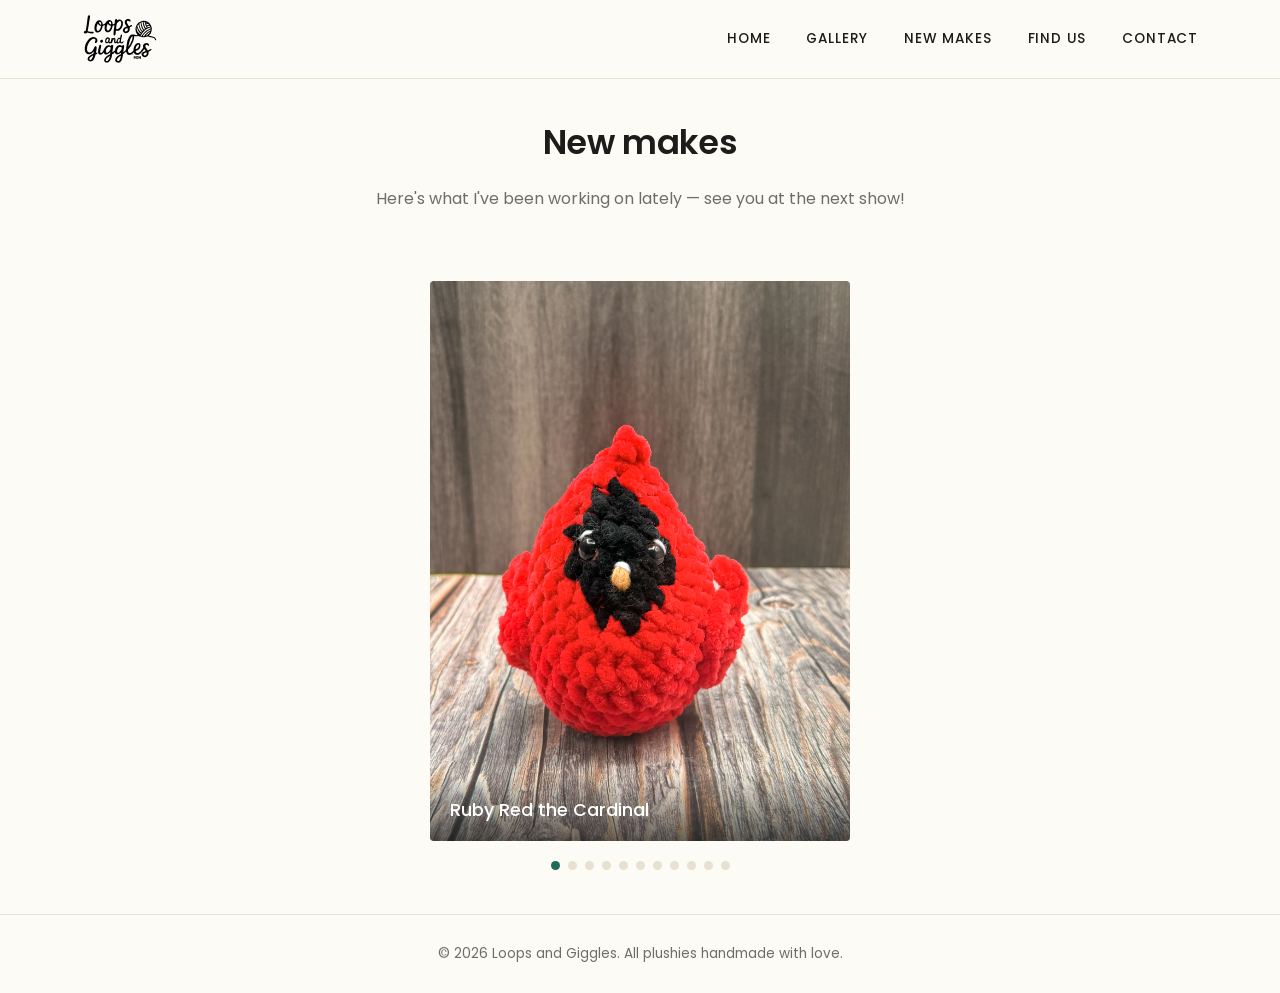
<file: new-makes.html>
<!DOCTYPE html>
<html lang="en">
<head>
<meta charset="UTF-8">
<meta name="viewport" content="width=device-width, initial-scale=1.0">
<title>New Makes | Loops and Giggles</title>
<meta name="description" content="Fresh off the hook &mdash; the newest handcrafted crochet plushies from Loops and Giggles.">
<link rel="preconnect" href="https://fonts.googleapis.com">
<link href="https://fonts.googleapis.com/css2?family=Poppins:wght@400;500;600&display=swap" rel="stylesheet">
<link rel="stylesheet" href="style.css">
</head>
<body>

<header class="site-header">
  <div class="wrap">
    <a class="brand" href="index.html">
      <img src="logo.svg" alt="Loops and Giggles">
    </a>
    <nav class="main-nav">
      <a href="index.html">Home</a>
      <a href="gallery.html">Gallery</a>
      <a href="new-makes.html">New Makes</a>
      <a href="index.html#fairs">Find Us</a>
      <a href="index.html#connect">Contact</a>
    </nav>
  </div>
</header>

<div class="page-title">
  <h1>New makes</h1>
  <p>Here's what I've been working on lately &mdash; see you at the next show!</p>
</div>

<section class="featured">
  <div class="wrap">
    <div class="carousel" id="carousel">
      <div class="carousel-slide is-active">
        <img src="ruby-red-cardinal.jpg" alt="Ruby Red the Cardinal plushie">
        <h3>Ruby Red the Cardinal</h3>
      </div>
      <div class="carousel-slide">
        <img src="clover-highland-cow.jpg" alt="Clover the Highland Cow plushie">
        <h3>Clover the Highland Cow</h3>
      </div>
      <div class="carousel-slide">
        <img src="midnight-bear-cub.jpg" alt="Midnight the Bear Cub plushie">
        <h3>Midnight the Bear Cub</h3>
      </div>
      <div class="carousel-slide">
        <img src="chip-penguin.jpg" alt="Chip the Penguin plushie">
        <h3>Chip the Penguin</h3>
      </div>
      <div class="carousel-slide">
        <img src="rosie-ribbon-bunny.jpg" alt="Rosie Ribbon the Bunny plushie">
        <h3>Rosie Ribbon the Bunny</h3>
      </div>
      <div class="carousel-slide">
        <img src="hoppy-pond-frog.jpg" alt="Hoppy the Pond Frog plushie">
        <h3>Hoppy the Pond Frog</h3>
      </div>
      <div class="carousel-slide">
        <img src="finn-seal-pup.jpg" alt="Finn the Seal Pup plushie">
        <h3>Finn the Seal Pup</h3>
      </div>
      <div class="carousel-slide">
        <img src="lilac-kitty.jpg" alt="Lilac the Kitty plushie">
        <h3>Lilac the Kitty</h3>
      </div>
      <div class="carousel-slide">
        <img src="mossy-turtle.jpg" alt="Myrtle the Turtle plushie">
        <h3>Myrtle the Turtle</h3>
      </div>
      <div class="carousel-slide">
        <img src="marley-sloth.jpg" alt="Marley the Sloth plushie">
        <h3>Marley the Sloth</h3>
      </div>
      <div class="carousel-slide">
        <img src="sunny-duckling.jpg" alt="Sunny the Duckling plushie">
        <h3>Sunny the Duckling</h3>
      </div>
    </div>
    <div class="carousel-dots" id="carousel-dots"></div>
  </div>
</section>

<footer>
  <div class="wrap">
    &copy; <span id="year"></span> Loops and Giggles. All plushies handmade with love.
  </div>
</footer>

<script>document.getElementById('year').textContent = new Date().getFullYear();</script>
<script>
const slides = document.querySelectorAll('#carousel .carousel-slide');
const dotsWrap = document.getElementById('carousel-dots');
let current = 0;
let timer;

slides.forEach((_, i) => {
  const dot = document.createElement('button');
  if (i === 0) dot.classList.add('is-active');
  dot.setAttribute('aria-label', 'Show plushie ' + (i + 1));
  dot.addEventListener('click', () => { goTo(i); resetTimer(); });
  dotsWrap.appendChild(dot);
});
const dots = dotsWrap.querySelectorAll('button');

function goTo(index) {
  slides[current].classList.remove('is-active');
  dots[current].classList.remove('is-active');
  current = index;
  slides[current].classList.add('is-active');
  dots[current].classList.add('is-active');
}

function next() { goTo((current + 1) % slides.length); }

function resetTimer() {
  clearInterval(timer);
  timer = setInterval(next, 3000);
}

resetTimer();
</script>
<!-- Cloudflare Web Analytics --><script type='module' src='https://static.cloudflareinsights.com/beacon.min.js' data-cf-beacon='{"token": "1ebed4bbeed543a4a040f921b65e6b70"}'></script><!-- End Cloudflare Web Analytics -->
</body>
</html>
</file>
<file: style.css>
:root {
  --bg: #fdfbf6;
  --surface: #f3ede1;
  --ink: #1c1c1a;
  --ink-soft: #6f6d68;
  --accent: #1f6a59;
  --accent-soft: #e8f1ee;
  --border: #e8e1d2;
  --radius: 4px;
}

* { box-sizing: border-box; }

body {
  margin: 0;
  font-family: 'Poppins', 'Segoe UI', system-ui, sans-serif;
  background: var(--bg);
  color: var(--ink);
  line-height: 1.65;
}

a { color: inherit; text-decoration: none; }

img { max-width: 100%; display: block; }

.wrap {
  max-width: 1180px;
  margin: 0 auto;
  padding: 0 2rem;
}

header.site-header {
  background: var(--bg);
  border-bottom: 1px solid var(--border);
  position: sticky;
  top: 0;
  z-index: 10;
}

.site-header .wrap {
  display: flex;
  align-items: center;
  justify-content: space-between;
  padding-top: 0.75rem;
  padding-bottom: 0.75rem;
  gap: 1rem;
  flex-wrap: wrap;
}

.brand img { height: 54px; width: auto; }

nav.main-nav {
  display: flex;
  gap: 2.25rem;
  flex-wrap: wrap;
}

nav.main-nav a {
  color: var(--ink);
  font-weight: 500;
  font-size: 0.85rem;
  letter-spacing: 0.06em;
  text-transform: uppercase;
}
nav.main-nav a:hover { color: var(--accent); }

.hero {
  display: grid;
  grid-template-columns: 1fr 1fr;
  align-items: center;
  gap: 2.5rem;
  max-width: 1180px;
  margin: 0 auto;
  padding: 2.5rem 2rem;
}

.hero-copy .kicker {
  text-transform: uppercase;
  letter-spacing: 0.14em;
  font-size: 0.8rem;
  font-weight: 600;
  color: var(--accent);
  margin: 0 0 1rem;
}

.hero-copy h1 {
  font-size: 2.75rem;
  font-weight: 600;
  line-height: 1.15;
  margin: 0 0 1.25rem;
  letter-spacing: -0.01em;
}

.hero-copy p.tagline {
  font-size: 1.1rem;
  color: var(--ink-soft);
  max-width: 460px;
  margin: 0 0 1.5rem;
}

.hero-buttons {
  display: flex;
  gap: 1rem;
  flex-wrap: wrap;
}

.hero-image {
  aspect-ratio: 1 / 1;
  border-radius: var(--radius);
  overflow: hidden;
}

.hero-image img {
  width: 100%;
  height: 100%;
  object-fit: cover;
}

.btn {
  display: inline-block;
  padding: 0.85rem 1.9rem;
  border-radius: var(--radius);
  font-weight: 500;
  font-size: 0.9rem;
  letter-spacing: 0.02em;
}

.btn-primary {
  background: var(--ink);
  color: #fff;
}
.btn-primary:hover { background: var(--accent); }

.btn-outline {
  background: transparent;
  border: 1px solid var(--ink);
  color: var(--ink);
}
.btn-outline:hover { border-color: var(--accent); color: var(--accent); }

section {
  padding: 2.75rem 0;
}

section h2 {
  font-size: 1.6rem;
  font-weight: 600;
  text-align: center;
  margin: 0 0 1.75rem;
  letter-spacing: -0.01em;
}

.about-section {
  background: var(--surface);
}

.about-section p {
  max-width: 640px;
  margin: 0 auto 1rem;
  text-align: center;
  color: var(--ink-soft);
}

.gallery-grid {
  display: grid;
  grid-template-columns: repeat(auto-fit, minmax(220px, 1fr));
  gap: 1.5rem;
}

.product-card {
  position: relative;
  overflow: hidden;
}

.badge-new {
  position: absolute;
  top: 0.6rem;
  left: 0.6rem;
  z-index: 2;
  background: var(--accent);
  color: #fff;
  font-size: 0.7rem;
  font-weight: 600;
  letter-spacing: 0.05em;
  text-transform: uppercase;
  padding: 0.3rem 0.6rem;
  border-radius: var(--radius);
}

.product-card img {
  width: 100%;
  aspect-ratio: 1 / 1;
  object-fit: cover;
  border-radius: var(--radius);
  transition: opacity 0.2s ease;
}

.product-card:hover img { opacity: 0.85; }

.product-info {
  padding: 0.9rem 0.1rem 0;
}

.product-info h3 {
  font-size: 0.95rem;
  font-weight: 500;
  margin: 0;
  color: var(--ink);
}

.product-price {
  margin: 0.3rem 0 0.6rem;
  font-size: 0.9rem;
  font-weight: 600;
  color: var(--accent);
}

.btn-buy {
  display: inline-block;
  padding: 0.5rem 1.1rem;
  border-radius: var(--radius);
  background: var(--ink);
  color: #fff;
  font-weight: 500;
  font-size: 0.8rem;
  letter-spacing: 0.02em;
}
.btn-buy:hover { background: var(--accent); }

.lightbox {
  position: fixed;
  inset: 0;
  z-index: 100;
  background: rgba(0, 0, 0, 0.85);
  display: flex;
  align-items: center;
  justify-content: center;
}
.lightbox[hidden] { display: none; }

.lightbox-img {
  max-width: min(90vw, 640px);
  max-height: 80vh;
  border-radius: var(--radius);
  object-fit: contain;
}

.lightbox-close {
  position: absolute;
  top: 1rem;
  right: 1.25rem;
  background: none;
  border: none;
  color: #fff;
  font-size: 2.2rem;
  line-height: 1;
  cursor: pointer;
  padding: 0.25rem 0.5rem;
}

.lightbox-arrow {
  position: absolute;
  top: 50%;
  transform: translateY(-50%);
  background: rgba(255, 255, 255, 0.15);
  border: none;
  color: #fff;
  font-size: 2.5rem;
  line-height: 1;
  width: 3rem;
  height: 3rem;
  border-radius: 50%;
  cursor: pointer;
}
.lightbox-arrow:hover { background: rgba(255, 255, 255, 0.3); }
.lightbox-prev { left: 1rem; }
.lightbox-next { right: 1rem; }

.lightbox-count {
  position: absolute;
  bottom: 1.25rem;
  left: 50%;
  transform: translateX(-50%);
  color: #fff;
  font-size: 0.8rem;
  letter-spacing: 0.04em;
  margin: 0;
}

@media (max-width: 480px) {
  .lightbox-arrow { width: 2.4rem; height: 2.4rem; font-size: 2rem; }
}

.see-all {
  text-align: center;
  margin-top: 1.75rem;
}

.fairs-section {
  background: var(--surface);
}

.fairs-section .wrap {
  max-width: 700px;
}

.booth-photos {
  display: grid;
  grid-template-columns: repeat(auto-fit, minmax(220px, 1fr));
  gap: 1rem;
  margin-top: 1.5rem;
}

.booth-photos img,
.booth-photos video {
  width: 100%;
  aspect-ratio: 1 / 1;
  object-fit: cover;
  border-radius: var(--radius);
}

.fair-month {
  max-width: 560px;
  margin: 2rem auto 0.75rem;
  font-size: 0.85rem;
  font-weight: 600;
  letter-spacing: 0.08em;
  text-transform: uppercase;
  color: var(--accent);
}
.fair-month:first-of-type { margin-top: 0; }

.fair-cal {
  list-style: none;
  padding: 0;
  margin: 0 auto;
  max-width: 560px;
  display: flex;
  flex-direction: column;
  gap: 0.75rem;
}

.fair-card {
  display: flex;
  gap: 1rem;
  background: var(--bg);
  border: 1px solid var(--border);
  border-radius: var(--radius);
  padding: 1rem;
}

.fair-badge {
  flex: 0 0 auto;
  width: 84px;
  text-align: center;
  background: var(--accent-soft);
  border-radius: var(--radius);
  padding: 0.6rem 0.4rem;
}
.fair-weekday {
  display: block;
  font-size: 0.65rem;
  font-weight: 600;
  letter-spacing: 0.05em;
  text-transform: uppercase;
  color: var(--accent);
}
.fair-day {
  display: block;
  font-size: 1.8rem;
  font-weight: 700;
  line-height: 1.1;
  color: var(--ink);
}
.fair-hours {
  display: block;
  font-size: 0.7rem;
  font-weight: 600;
  color: var(--accent);
}

.fair-info { flex: 1 1 auto; }
.fair-host {
  margin: 0;
  font-size: 0.85rem;
  color: var(--ink-soft);
}
.fair-title {
  margin: 0.1rem 0 0.35rem;
  font-weight: 600;
}
.fair-title a {
  color: var(--ink);
  text-decoration: underline;
  text-decoration-color: var(--border);
  text-underline-offset: 3px;
}
.fair-title a:hover {
  color: var(--accent);
  text-decoration-color: var(--accent);
}
.fair-addr {
  margin: 0;
  font-size: 0.85rem;
  color: var(--ink-soft);
}
.fair-note {
  margin: 0.35rem 0 0;
  font-size: 0.8rem;
  color: var(--ink-soft);
  font-style: italic;
}

.fair-card.is-past {
  background: var(--surface);
  opacity: 0.7;
}
.fair-card.is-past .fair-badge {
  background: transparent;
  border: 1px solid var(--border);
}
.fair-card.is-past .fair-weekday,
.fair-card.is-past .fair-hours {
  color: var(--ink-soft);
}
.fair-card.is-past .fair-title,
.fair-card.is-past .fair-host,
.fair-card.is-past .fair-addr {
  text-decoration: line-through;
  text-decoration-color: var(--ink-soft);
}
.fair-card.is-past .fair-title a { color: var(--ink-soft); }
.fair-past-badge {
  display: inline-block;
  margin: 0 0 0.35rem;
  font-size: 0.7rem;
  font-weight: 600;
  letter-spacing: 0.04em;
  text-transform: uppercase;
  color: var(--accent);
}

@media (max-width: 480px) {
  .fair-badge { width: 64px; }
  .fair-day { font-size: 1.4rem; }
  .fair-hours {
    font-size: 0.6rem;
  }
}

.social-section {
  text-align: center;
}

.social-links {
  display: flex;
  justify-content: center;
  gap: 1rem;
  margin-top: 1rem;
}

.social-links a {
  display: flex;
  align-items: center;
  gap: 0.5rem;
  border: 1px solid var(--ink);
  padding: 0.7rem 1.6rem;
  border-radius: var(--radius);
  color: var(--ink);
  font-weight: 500;
  font-size: 0.9rem;
}
.social-links a:hover { border-color: var(--accent); color: var(--accent); }

.social-embed {
  margin: 3rem auto 0;
  max-width: 795px;
}

.social-embed-label {
  font-size: 0.8rem;
  letter-spacing: 0.1em;
  text-transform: uppercase;
  color: var(--ink-soft);
  margin: 0 0 0.75rem;
  text-align: left;
}

.contact-form {
  max-width: 480px;
  margin: 2rem auto 0;
  display: flex;
  flex-direction: column;
  gap: 1.1rem;
  text-align: left;
}

.contact-form label {
  font-size: 0.8rem;
  letter-spacing: 0.08em;
  text-transform: uppercase;
  color: var(--ink);
  margin-bottom: 0.4rem;
  display: block;
}

.contact-form input,
.contact-form textarea {
  width: 100%;
  padding: 0.75rem 0.9rem;
  border: 1px solid var(--border);
  border-radius: var(--radius);
  font-family: 'Poppins', sans-serif;
  font-size: 0.95rem;
  background: #fff;
  color: var(--ink);
}

.contact-form textarea { min-height: 120px; resize: vertical; }

.contact-form button {
  align-self: center;
  margin-top: 0.25rem;
  padding: 0.85rem 2.2rem;
  background: var(--ink);
  color: #fff;
  border: none;
  border-radius: var(--radius);
  font-weight: 500;
  font-size: 0.9rem;
  letter-spacing: 0.02em;
  cursor: pointer;
}
.contact-form button:hover { background: var(--accent); }

footer {
  border-top: 1px solid var(--border);
  padding: 1.75rem 0;
  text-align: center;
  color: var(--ink-soft);
  font-size: 0.85rem;
}

.page-title {
  text-align: center;
  padding: 2.25rem 1.5rem 0.5rem;
}

.page-title h1 {
  font-size: 2.1rem;
  font-weight: 600;
  margin: 0 0 0.75rem;
  letter-spacing: -0.01em;
}

.page-title p { color: var(--ink-soft); }

.new-makes-link {
  display: inline-block;
  margin-top: 0.5rem;
  color: var(--accent);
  font-weight: 500;
  text-decoration: underline;
  text-decoration-color: var(--border);
  text-underline-offset: 3px;
}
.new-makes-link:hover { text-decoration-color: var(--accent); }

.new-makes-section { background: var(--surface); }

.new-makes-intro {
  text-align: center;
  color: var(--ink-soft);
  max-width: 640px;
  margin: 0 auto 1.75rem;
}

.carousel {
  position: relative;
  max-width: 420px;
  margin: 0 auto;
  aspect-ratio: 3 / 4;
  border-radius: var(--radius);
  overflow: hidden;
  background: var(--surface);
}

.carousel-slide {
  position: absolute;
  inset: 0;
  opacity: 0;
  transition: opacity 0.7s ease;
}

.carousel-slide.is-active { opacity: 1; }

.carousel-slide img {
  width: 100%;
  height: 100%;
  object-fit: cover;
}

.carousel-slide h3 {
  position: absolute;
  left: 0;
  right: 0;
  bottom: 0;
  margin: 0;
  padding: 1.5rem 1.25rem 1rem;
  background: linear-gradient(to top, rgba(0,0,0,0.6), rgba(0,0,0,0));
  color: #fff;
  font-weight: 500;
  font-size: 1.1rem;
}

.carousel-dots {
  display: flex;
  justify-content: center;
  gap: 0.5rem;
  margin-top: 1.25rem;
}

.carousel-dots button {
  width: 9px;
  height: 9px;
  border-radius: 50%;
  border: none;
  background: var(--border);
  cursor: pointer;
  padding: 0;
}

.carousel-dots button.is-active { background: var(--accent); }

@media (max-width: 800px) {
  .hero {
    grid-template-columns: 1fr;
    padding: 2.5rem 1.5rem;
  }
  .hero-copy h1 { font-size: 2.1rem; }
}

/* Gallery filters */
.gallery-filters {
  max-width: 1180px;
  margin: 0 auto;
  padding: 1rem 2rem 1.75rem;
  text-align: center;
}

.filter-selects {
  display: flex;
  flex-wrap: wrap;
  justify-content: center;
  gap: 0.75rem 1.5rem;
}

.filter-field {
  display: flex;
  align-items: center;
  gap: 0.5rem;
}

.filter-label {
  font-size: 0.75rem;
  font-weight: 600;
  letter-spacing: 0.08em;
  text-transform: uppercase;
  color: var(--ink-soft);
}

.filter-field select {
  font: inherit;
  font-size: 0.85rem;
  color: var(--ink);
  background-color: var(--bg);
  border: 1px solid var(--border);
  border-radius: 999px;
  padding: 0.4rem 2.2rem 0.4rem 1rem;
  min-width: 11rem;
  cursor: pointer;
  appearance: none;
  -webkit-appearance: none;
  background-image: url("data:image/svg+xml,%3Csvg xmlns='http://www.w3.org/2000/svg' width='12' height='8' viewBox='0 0 12 8'%3E%3Cpath d='M1 1l5 5 5-5' fill='none' stroke='%231f6a59' stroke-width='1.8' stroke-linecap='round' stroke-linejoin='round'/%3E%3C/svg%3E");
  background-repeat: no-repeat;
  background-position: right 0.9rem center;
}

.filter-field select:hover,
.filter-field select:focus { border-color: var(--accent); outline: none; }

.filter-empty {
  margin: 1rem 0 0;
  color: var(--ink-soft);
}

.product-card[hidden],
section[hidden] { display: none; }

@media (max-width: 480px) {
  .gallery-filters { padding: 0.75rem 1rem 1.25rem; }
  .filter-selects { flex-direction: column; align-items: stretch; }
  .filter-field { justify-content: space-between; }
  .filter-field select { flex: 1; min-width: 0; }
}
</file>
